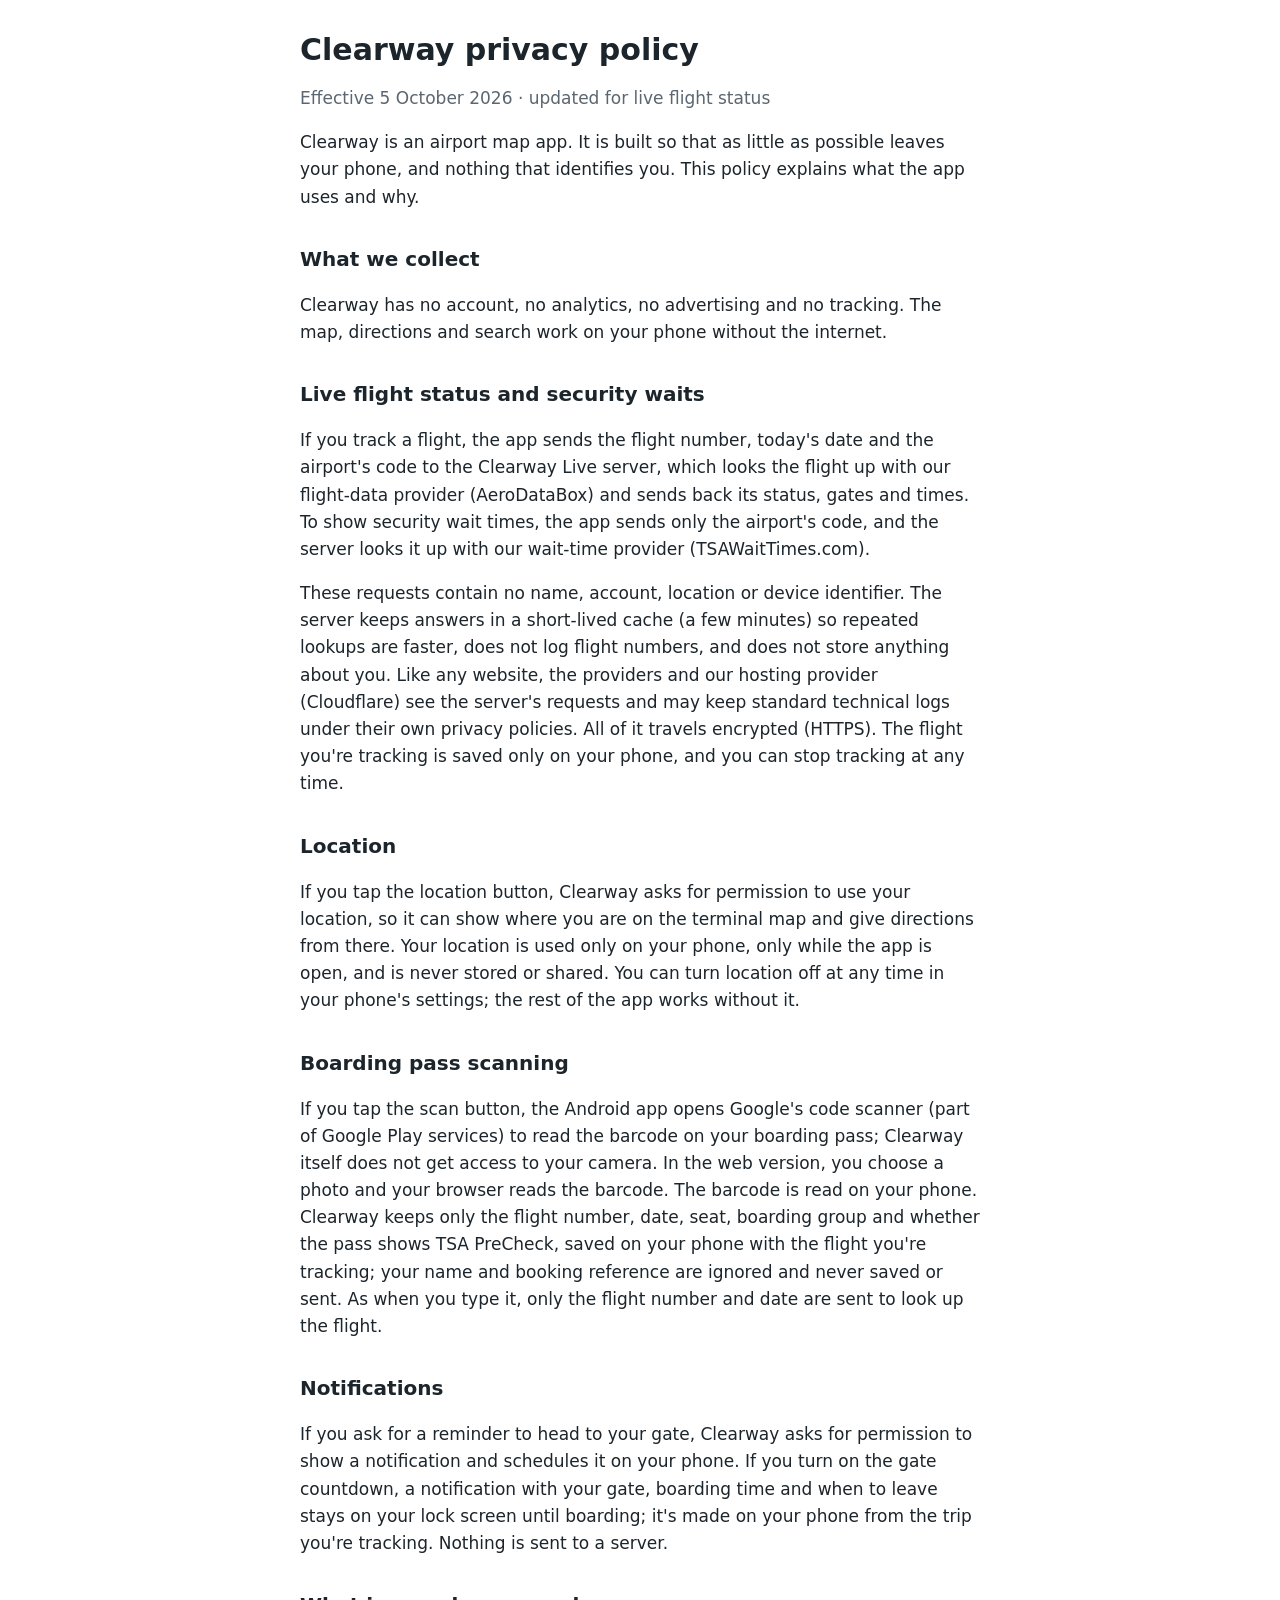
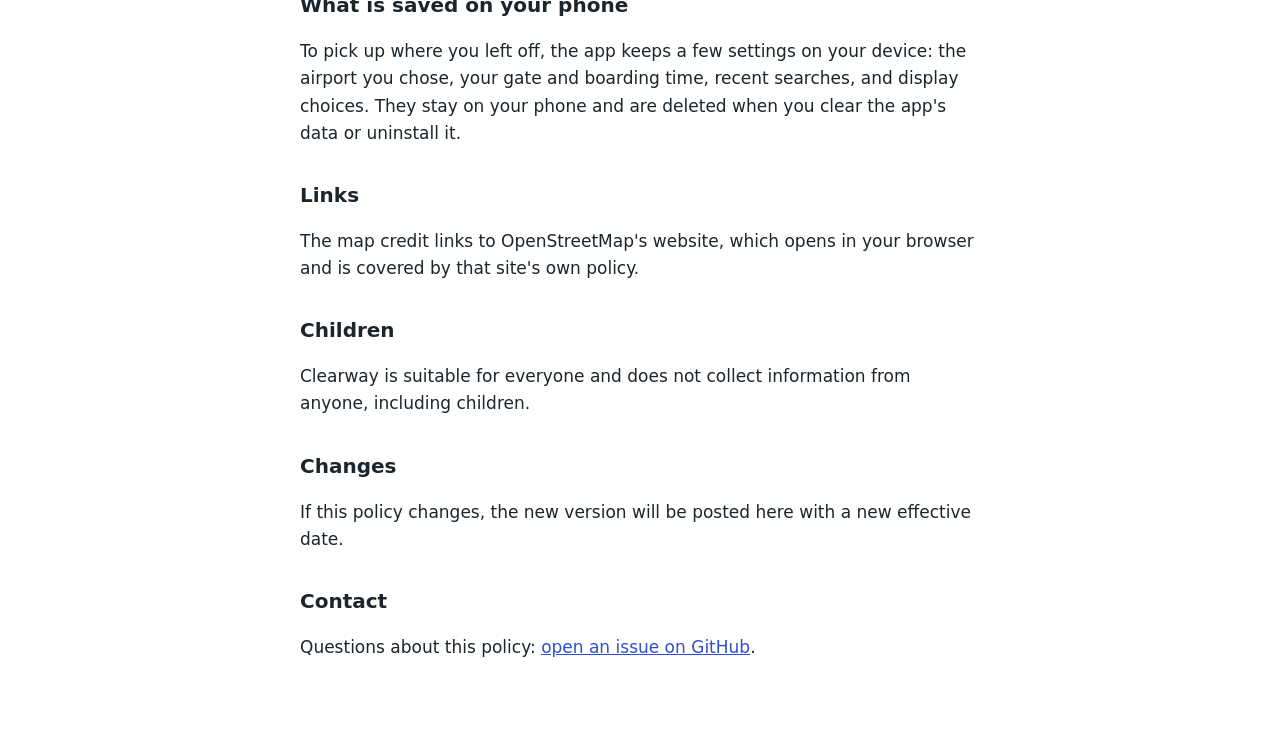
<file: privacy.html>
<!doctype html>
<html lang="en">
<head>
<meta charset="utf-8">
<meta name="viewport" content="width=device-width, initial-scale=1">
<title>Clearway privacy policy</title>
<style>
  :root { --bg: #ffffff; --fg: #1c252b; --muted: #5b6670; --accent: #2f50d0; }
  @media (prefers-color-scheme: dark) { :root { --bg: #14171c; --fg: #e8ebef; --muted: #9aa3ad; --accent: #8ea6ff; } }
  body { margin: 0; background: var(--bg); color: var(--fg); font: 17px/1.6 system-ui, -apple-system, Segoe UI, Roboto, sans-serif; }
  main { max-width: 680px; margin: 0 auto; padding: 32px 16px 64px; }
  h1 { font-size: 30px; line-height: 1.2; margin: 0 0 4px; }
  h2 { font-size: 20px; margin: 32px 0 8px; }
  p, li { color: var(--fg); } .muted { color: var(--muted); } a { color: var(--accent); }
</style>
</head>
<body>
<main>
<h1>Clearway privacy policy</h1>
<p class="muted">Effective 5 October 2026 · updated for live flight status</p>

<p>Clearway is an airport map app. It is built so that as little as possible leaves your phone, and nothing that identifies you. This policy explains what the app uses and why.</p>

<h2>What we collect</h2>
<p>Clearway has no account, no analytics, no advertising and no tracking. The map, directions and search work on your phone without the internet.</p>

<h2>Live flight status and security waits</h2>
<p>If you track a flight, the app sends the flight number, today's date and the airport's code to the Clearway Live server, which looks the flight up with our flight-data provider (AeroDataBox) and sends back its status, gates and times. To show security wait times, the app sends only the airport's code, and the server looks it up with our wait-time provider (TSAWaitTimes.com).</p>
<p>These requests contain no name, account, location or device identifier. The server keeps answers in a short-lived cache (a few minutes) so repeated lookups are faster, does not log flight numbers, and does not store anything about you. Like any website, the providers and our hosting provider (Cloudflare) see the server's requests and may keep standard technical logs under their own privacy policies. All of it travels encrypted (HTTPS). The flight you're tracking is saved only on your phone, and you can stop tracking at any time.</p>

<h2>Location</h2>
<p>If you tap the location button, Clearway asks for permission to use your location, so it can show where you are on the terminal map and give directions from there. Your location is used only on your phone, only while the app is open, and is never stored or shared. You can turn location off at any time in your phone's settings; the rest of the app works without it.</p>

<h2>Boarding pass scanning</h2>
<p>If you tap the scan button, the Android app opens Google's code scanner (part of Google Play services) to read the barcode on your boarding pass; Clearway itself does not get access to your camera. In the web version, you choose a photo and your browser reads the barcode. The barcode is read on your phone. Clearway keeps only the flight number, date, seat, boarding group and whether the pass shows TSA PreCheck, saved on your phone with the flight you're tracking; your name and booking reference are ignored and never saved or sent. As when you type it, only the flight number and date are sent to look up the flight.</p>

<h2>Notifications</h2>
<p>If you ask for a reminder to head to your gate, Clearway asks for permission to show a notification and schedules it on your phone. If you turn on the gate countdown, a notification with your gate, boarding time and when to leave stays on your lock screen until boarding; it's made on your phone from the trip you're tracking. Nothing is sent to a server.</p>

<h2>What is saved on your phone</h2>
<p>To pick up where you left off, the app keeps a few settings on your device: the airport you chose, your gate and boarding time, recent searches, and display choices. They stay on your phone and are deleted when you clear the app's data or uninstall it.</p>

<h2>Links</h2>
<p>The map credit links to OpenStreetMap's website, which opens in your browser and is covered by that site's own policy.</p>

<h2>Children</h2>
<p>Clearway is suitable for everyone and does not collect information from anyone, including children.</p>

<h2>Changes</h2>
<p>If this policy changes, the new version will be posted here with a new effective date.</p>

<h2>Contact</h2>
<p>Questions about this policy: <a href="https://github.com/EncycloAcid/ClearMap/issues">open an issue on GitHub</a>.</p>
</main>
</body>
</html>
</file>
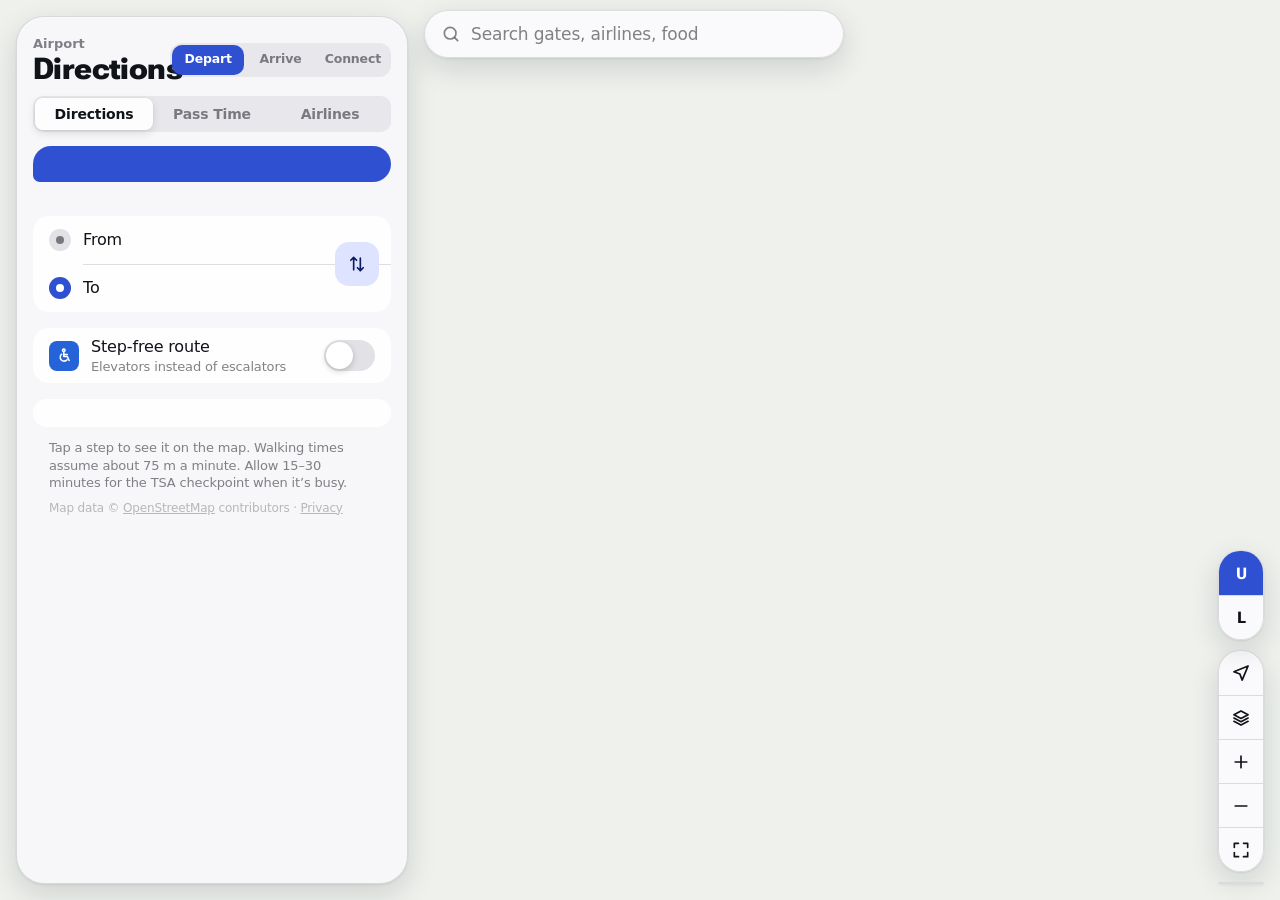
<file: src/shell.html>
<!doctype html>
<html lang="en">
<head>
<meta charset="utf-8">
<meta name="viewport" content="width=device-width, initial-scale=1, viewport-fit=cover">
<title>Clearway</title>
<link rel="preconnect" href="https://fonts.googleapis.com">
<link rel="preconnect" href="https://fonts.gstatic.com" crossorigin>
<link rel="stylesheet" href="https://fonts.googleapis.com/css2?family=Roboto+Flex:opsz,wdth,wght@8..144,25..151,100..1000&display=swap">
<style>
/* Layout: full-bleed map; floating glass search + control capsules; iOS-style draggable sheet (left sidebar on wide screens). */
:root {
  /* iOS system surfaces */
  --map: #eef1ec; --corridor: #e2e8f2; --stairs: #95a1b2; --grass: #d4e9cb; --wood: #c2ddb7; --water: #b3d3f3; --apron-pave: #e5e7eb; --taxi: #dadde3; --taxi-line: #e6c14a; --runway: #c6cad2; --runway-mark: #ffffff; --road-case: #d3d8de; --road-fill: #ffffff; --mway-case: #e8c574; --mway-fill: #fdeab4; --rail: #aeb6c0; --lot: #e8eaee; --other-bldg: #dfe2e7; --term-closed: #ebecef; --map-grid: #e2e6eb; --bldg: #ffffff; --bldg-edge: #bfc8d4; --road: #d6dce3; --walk: #d3d9e0; --bldg-shadow: rgba(30, 45, 80, .2); --plane: #c9d0d9; --bridge: #c3ccd6; --garage: #dde1e7; --con-tint: .13;
  --hall-up: #dcf1eb; --hall-up-edge: #86c6b4; --hall-up-text: #2f8a74; --hall-lo: #fbefd8; --hall-lo-edge: #e2ba6c; --hall-lo-text: #a8761c; --curb: #eceef2; --zebra: #ffffff; --glass: #8fb6e6; --counter: #5d6b85; --carousel: #d5dbe6; --carousel-belt: #7d8799; --door: #2f50d0;
  --glass: rgba(250, 250, 252, .96); --sheet-bg: #f7f7fa; --glass-hi: rgba(255, 255, 255, .55); --hairline: rgba(60, 60, 67, .16);
  --card: rgba(255, 255, 255, .92); --solid: #fbfbfd; --fill: rgba(118, 118, 128, .12); --fill-2: rgba(118, 118, 128, .2);
  --label: #101318; --label-2: rgba(60, 60, 67, .64); --label-3: rgba(60, 60, 67, .34);
  --shadow: 0 10px 30px rgba(16, 24, 40, .14), 0 1px 3px rgba(16, 24, 40, .08);
  /* Material 3 tonal roles (seed: Clearway blue, the app icon's #2F50D0) */
  --primary: #2f50d0; --on-primary: #ffffff; --primary-c: #dee3ff; --on-primary-c: #0c1a66;
  --tertiary-c: #ffe07d; --on-tertiary-c: #3b2c00;
  --brand: #2f50d0; --on-brand: #ffffff;
  --route: #2f50d0; --route-case: #ffffff;
  --closed-fill: #c9ced6; --closed-ink: #f4f5f7;
  --p-terminal: #2b3340; --p-bags: #2a72c9; --p-transit: #d42a32; --p-ground: #4a5568;
  /* Concourse identity: A circle, B clover, C cookie */
  --conA: #64798a; --conB: #2563d8; --conC: #7a4cd6;
  --c-food: #ec7a1c; --c-coffee: #a0663e; --c-bar: #d23f86; --c-shop: #e5383b; --c-play: #2fa84f; --c-service: #11998e; --c-rest: #4a6cff;
  --ok: #1d8a4a; --warn: #a86400; --no: #c4352f;
  --font-display: "Roboto Flex", "Google Sans", Roboto, system-ui, sans-serif;
  --font-text: -apple-system, BlinkMacSystemFont, "SF Pro Text", system-ui, "Roboto Flex", Roboto, "Segoe UI", sans-serif;
  --spring: cubic-bezier(.2, 1.35, .35, 1);
  --spring-slow: cubic-bezier(.25, 1.15, .4, 1);
  --safe-top: var(--sat, env(safe-area-inset-top, 0px));
  --safe-bottom: var(--sab, env(safe-area-inset-bottom, 0px));
  --safe-left: var(--sal, env(safe-area-inset-left, 0px));
  --safe-right: var(--sar, env(safe-area-inset-right, 0px));
  color-scheme: light;
}
@supports (transition-timing-function: linear(0, 1)) {
  :root {
    --spring: linear(0, .013 1%, .053 2.1%, .212 4.6%, .742 11.6%, .95 15%, 1.054 18.6%, 1.104 22.3%, 1.112 24.6%, 1.1 27.4%, 1.034 34.6%, .998 41.2%, .989 46.9%, .996 59.5%, 1.001 72.5%, 1);
    --spring-slow: linear(0, .009 1.4%, .037 2.9%, .146 6%, .53 14.1%, .793 20.5%, .953 26.9%, 1.033 33.3%, 1.059 38.9%, 1.054 44.6%, 1.012 58.3%, .997 72%, 1);
  }
}
@media (prefers-color-scheme: dark) {
  :root:not([data-theme="light"]) {
    --map: #111513; --corridor: #3d4656; --stairs: #7a8696; --grass: #172519; --wood: #1a2b1d; --water: #12263b; --apron-pave: #181b20; --taxi: #20242a; --taxi-line: #8a7323; --runway: #2a2f37; --runway-mark: #575e69; --road-case: #22272e; --road-fill: #2d333b; --mway-case: #4d4024; --mway-fill: #5e5030; --rail: #3f4650; --lot: #1b1f24; --other-bldg: #22262d; --term-closed: #1e2228; --map-grid: #1a1e24; --bldg: #2f3540; --bldg-edge: #4a5262; --road: #2a3038; --walk: #3a424d; --bldg-shadow: rgba(0, 0, 0, .55); --plane: #2c333d; --bridge: #434c59; --garage: #1c2026; --con-tint: .2; --hall-up: #1d3833; --hall-up-edge: #3b7768; --hall-up-text: #79c2ae; --hall-lo: #3a3021; --hall-lo-edge: #7d6535; --hall-lo-text: #d4a656; --curb: #2a2f37; --zebra: #8e97a5; --glass: #4f74a8; --counter: #9aa7c0; --carousel: #3a4458; --carousel-belt: #8d97ab; --door: #7d97ff;
    --glass: rgba(34, 34, 38, .95); --sheet-bg: #1d1d21; --glass-hi: rgba(255, 255, 255, .07); --hairline: rgba(84, 84, 88, .55);
    --card: rgba(44, 44, 48, .88); --solid: #242428; --fill: rgba(118, 118, 128, .24); --fill-2: rgba(118, 118, 128, .34);
    --label: #f3f4f8; --label-2: rgba(235, 235, 245, .62); --label-3: rgba(235, 235, 245, .3);
    --shadow: 0 10px 30px rgba(0, 0, 0, .5), 0 1px 3px rgba(0, 0, 0, .4);
    --primary: #a9b8ff; --on-primary: #0f1f6e; --primary-c: #24358c; --on-primary-c: #e0e5ff;
    --tertiary-c: #5a4600; --on-tertiary-c: #ffe07d;
    --brand: #3c5ee6; --on-brand: #ffffff;
    --route: #5b7cff; --route-case: #0c0f13;
  --closed-fill: #4a505a; --closed-ink: #9aa1ac; --p-terminal: #d9dee6; --p-bags: #4a8fe0; --p-transit: #e5484f; --p-ground: #7a8699;
    --closed-fill: #4a505a; --closed-ink: #9aa1ac; --p-terminal: #d9dee6; --p-bags: #4a8fe0; --p-transit: #e5484f; --p-ground: #7a8699;
    --conA: #93a6b4; --conB: #5f97f2; --conC: #a989ee;
    --c-food: #ff9a45; --c-coffee: #c98d63; --c-bar: #f06aa9; --c-shop: #ff6366; --c-play: #4fd07a; --c-service: #33c2b6; --c-rest: #7f99ff;
    --ok: #4fd07a; --warn: #f0b04a; --no: #ff6b63;
    color-scheme: dark;
  }
}
:root[data-theme="dark"] {
  --map: #111513; --corridor: #3d4656; --stairs: #7a8696; --grass: #172519; --wood: #1a2b1d; --water: #12263b; --apron-pave: #181b20; --taxi: #20242a; --taxi-line: #8a7323; --runway: #2a2f37; --runway-mark: #575e69; --road-case: #22272e; --road-fill: #2d333b; --mway-case: #4d4024; --mway-fill: #5e5030; --rail: #3f4650; --lot: #1b1f24; --other-bldg: #22262d; --term-closed: #1e2228; --map-grid: #1a1e24; --bldg: #2f3540; --bldg-edge: #4a5262; --road: #2a3038; --walk: #3a424d; --bldg-shadow: rgba(0, 0, 0, .55); --plane: #2c333d; --bridge: #434c59; --garage: #1c2026; --con-tint: .2; --hall-up: #1d3833; --hall-up-edge: #3b7768; --hall-up-text: #79c2ae; --hall-lo: #3a3021; --hall-lo-edge: #7d6535; --hall-lo-text: #d4a656; --curb: #2a2f37; --zebra: #8e97a5; --glass: #4f74a8; --counter: #9aa7c0; --carousel: #3a4458; --carousel-belt: #8d97ab; --door: #7d97ff;
  --glass: rgba(34, 34, 38, .95); --sheet-bg: #1d1d21; --glass-hi: rgba(255, 255, 255, .07); --hairline: rgba(84, 84, 88, .55);
  --card: rgba(44, 44, 48, .88); --solid: #242428; --fill: rgba(118, 118, 128, .24); --fill-2: rgba(118, 118, 128, .34);
  --label: #f3f4f8; --label-2: rgba(235, 235, 245, .62); --label-3: rgba(235, 235, 245, .3);
  --shadow: 0 10px 30px rgba(0, 0, 0, .5), 0 1px 3px rgba(0, 0, 0, .4);
  --primary: #a9b8ff; --on-primary: #0f1f6e; --primary-c: #24358c; --on-primary-c: #e0e5ff;
  --tertiary-c: #5a4600; --on-tertiary-c: #ffe07d;
  --brand: #3c5ee6; --on-brand: #ffffff;
    --route: #5b7cff; --route-case: #0c0f13;
  --closed-fill: #4a505a; --closed-ink: #9aa1ac; --p-terminal: #d9dee6; --p-bags: #4a8fe0; --p-transit: #e5484f; --p-ground: #7a8699;
  --conA: #93a6b4; --conB: #5f97f2; --conC: #a989ee;
  --c-food: #ff9a45; --c-coffee: #c98d63; --c-bar: #f06aa9; --c-shop: #ff6366; --c-play: #4fd07a; --c-service: #33c2b6; --c-rest: #7f99ff;
  --ok: #4fd07a; --warn: #f0b04a; --no: #ff6b63;
  color-scheme: dark;
}

* { box-sizing: border-box; -webkit-tap-highlight-color: transparent; }
[hidden] { display: none !important; }
html, body { height: 100%; }
body {
  margin: 0; overflow: hidden; -webkit-user-select: none; user-select: none; -webkit-touch-callout: none; background: var(--map); color: var(--label);
  font: 16px/1.35 var(--font-text); letter-spacing: -.01em;
  -webkit-font-smoothing: antialiased;
}
button, input, select { font: inherit; color: inherit; letter-spacing: inherit; }
input, select { -webkit-user-select: text; user-select: text; }
button { cursor: pointer; }
:focus-visible { outline: 3px solid var(--primary); outline-offset: 2px; }
.ico { width: 20px; height: 20px; fill: none; stroke: currentColor; stroke-width: 2; stroke-linecap: round; stroke-linejoin: round; flex: none; }
.glass {
  background: var(--glass);
  box-shadow: var(--shadow), inset 0 1px 0 var(--glass-hi);
  border: .5px solid var(--hairline);
}

/* ---------- Map ---------- */
#stage { position: fixed; inset: 0; overflow: hidden; touch-action: none; user-select: none; -webkit-user-select: none; }
#base, #baseFade, svg#map { position: absolute; inset: 0; width: 100%; height: 100%; display: block; }
#baseFade { pointer-events: none; opacity: 0; }
#baseFade.out { animation: floor-fade .32s ease-out both; }
@keyframes floor-fade { from { opacity: 1; } to { opacity: 0; } }
/* markers from the floor you've left fade back in on the new one */
#map.floor-in .mk, #map.floor-in .route, #map.floor-in .route-case { animation: mk-in .35s ease-out both; }
svg#map { overflow: visible; transform-origin: 0 0; will-change: transform; touch-action: none; }
#map .zs { transform-origin: 0 0; scale: var(--zs, 1); rotate: var(--zr, 0deg); }
#map .zs-s { transform-origin: 0 0; scale: var(--zs, 1); }
.apron { fill: none; pointer-events: all; }
.grid-line { stroke: var(--map-grid); }
.bldg { fill: var(--bldg); stroke: var(--bldg-edge); }
.bldg-stroke { stroke: var(--bldg-edge); fill: none; }
.bldg-fill { stroke: var(--bldg); fill: none; }
.road { stroke: var(--road); fill: none; }
.bm-grass { fill: var(--grass); } .bm-wood { fill: var(--wood); } .bm-water { fill: var(--water); }
.bm-apron { fill: var(--apron-pave); } .bm-lot { fill: var(--lot); }
.bm-ramp { fill: var(--apron-pave); fill-rule: evenodd; }
.bm-taxi { fill: none; stroke: var(--taxi); }
.bm-runway { fill: none; stroke: var(--runway); }
.bm-taxi-line { fill: none; stroke: var(--taxi-line); stroke-width: 1.1px; }
.bm-road-case { fill: none; stroke: var(--road-case); } .bm-road { fill: none; stroke: var(--road-fill); }
.bm-mway-case { fill: none; stroke: var(--mway-case); } .bm-mway { fill: none; stroke: var(--mway-fill); }
.bm-rail { fill: none; stroke: var(--rail); stroke-dasharray: 6 4; }
.bm-bldg { fill: var(--other-bldg); stroke: var(--bldg-edge); stroke-width: .6; }
.bm-garage { fill: var(--garage); stroke: var(--bldg-edge); stroke-width: .8; }
.bm-term { fill: var(--bldg); stroke: var(--bldg-edge); stroke-width: 1; stroke-linejoin: round; }
.bm-term.con-fill.A { fill: var(--bldg); fill: color-mix(in srgb, var(--conA) 9%, var(--bldg)); stroke: var(--bldg-edge); }
.bm-term.con-fill.B { fill: var(--bldg); fill: color-mix(in srgb, var(--conB) 8%, var(--bldg)); stroke: var(--bldg-edge); }
.bm-term.con-fill.C { fill: var(--bldg); fill: color-mix(in srgb, var(--conC) 8%, var(--bldg)); stroke: var(--bldg-edge); }
.bm-term-closed { fill: var(--term-closed); stroke: var(--bldg-edge); stroke-width: .8; stroke-dasharray: 3 2; }
.bridge { fill: none; }
.bldg-shadow path, .bldg-shadow circle { fill: var(--bldg-shadow); }
.bldg-shadow polyline { stroke: var(--bldg-shadow); fill: none; }
.con-fill.A { stroke: var(--bldg); stroke: color-mix(in srgb, var(--conA) 9%, var(--bldg)); }
.con-fill.B { stroke: var(--bldg); stroke: color-mix(in srgb, var(--conB) 8%, var(--bldg)); }
.con-fill.C { stroke: var(--bldg); stroke: color-mix(in srgb, var(--conC) 8%, var(--bldg)); }
.rot-fill { fill: var(--bldg); fill: color-mix(in srgb, var(--conC) 8%, var(--bldg)); }
.bridge { stroke: var(--bridge); }
.plane { fill: var(--plane); }
.garage { fill: var(--garage); stroke: var(--road); stroke-width: 1; }
/* where a route starts: an open ring, so it can't be mistaken for your (solid) location dot */
.route-start circle { fill: var(--route-case); stroke: var(--route); stroke-width: 2.2; }
.route-start .core { display: none; }
.route-endpt circle { fill: var(--route); stroke: var(--route-case); stroke-width: 2.4; }
.route-endpt .core { fill: var(--route-case); stroke: none; }
.eta rect, .eta path { fill: var(--route); }
.eta text { font: 800 9px var(--font-display); font-variation-settings: "wdth" 108; fill: #fff; text-anchor: middle; dominant-baseline: central; }
.pin-shadow { fill: rgba(0, 0, 0, .28); }
.pin-label { font: 750 5.4px var(--font-display); font-variation-settings: "wdth" 105; fill: var(--label); text-anchor: middle; paint-order: stroke; stroke: var(--map); stroke-width: 2.6px; stroke-linejoin: round; text-rendering: geometricPrecision; }
.pin.drop .pin-label { animation: pin-shadow .5s .15s ease-out both; }
/* the pin replaces the selected place's own marker */
#map g.mk.amen.sel, #map g.mk.place.sel { opacity: 0 !important; }
.mk .drop { fill: rgba(20, 30, 50, .22); }
.pin-body { stroke: var(--bldg); stroke-width: 1.6; fill: var(--label); }
.pin[data-cat="food"] .pin-body { fill: var(--c-food); } .pin[data-cat="coffee"] .pin-body { fill: var(--c-coffee); }
.pin[data-cat="bar"] .pin-body { fill: var(--c-bar); } .pin[data-cat="shop"] .pin-body { fill: var(--c-shop); }
.pin[data-cat="play"] .pin-body { fill: var(--c-play); } .pin[data-cat="service"] .pin-body { fill: var(--c-service); }
.pin[data-cat="rest"] .pin-body { fill: var(--c-rest); }
.pin-ico { fill: none; stroke: #fff; stroke-width: 2.3; stroke-linecap: round; stroke-linejoin: round; color: #fff; }
.pin[data-cat="place"] .pin-ico { stroke: var(--map); color: var(--map); }
.pin[data-pk="terminal"] .pin-body { fill: var(--p-terminal); } .pin[data-pk="bags"] .pin-body { fill: var(--p-bags); }
.pin[data-pk="transit"] .pin-body { fill: var(--p-transit); } .pin[data-pk="ground"] .pin-body { fill: var(--p-ground); }
.pin[data-pk="bags"] .pin-ico, .pin[data-pk="transit"] .pin-ico, .pin[data-pk="ground"] .pin-ico { stroke: #fff; color: #fff; }
.pin-inner { transform-box: fill-box; transform-origin: 50% 100%; }
.pin.drop .pin-inner { animation: pin-drop .6s var(--spring) both; }
.pin.drop .pin-shadow { animation: pin-shadow .6s ease-out both; }
@keyframes pin-drop { from { transform: translateY(-14px) scale(.35); opacity: 0; } }
@keyframes pin-shadow { from { opacity: 0; } }
#map .amen.sel .pop, #map .place.sel .pop { transform: scale(.75); }
@media (hover: hover) { #map .mk:hover .pop { transform: scale(1.3); } }
.walk { stroke: var(--walk); fill: none; stroke-dasharray: 2 3; }
.area-lbl[data-off] { display: none; }
/* baggage carousels: a disc with the carousel's number; yours (from flight tracking or arrivals) lights up */
.gate-chip.car-chip { background: var(--fill-2); color: var(--label); }
#map .mk.carousel .sym { fill: var(--solid); stroke: var(--carousel-belt); stroke-width: 1.1; }
#map .mk.carousel .num { font: 750 6px var(--font-display); fill: var(--label); text-anchor: middle; dominant-baseline: central; }
#map .mk.carousel.mine .sym { fill: var(--route); stroke: var(--route); }
#map .mk.carousel.mine .num { fill: #fff; }
/* labels scale with the map: without this Chrome re-lays out every label on each frame of a pinch */
#map text { text-rendering: geometricPrecision; }
.map-lbl { font: 650 8.5px var(--font-display); fill: var(--label-2); letter-spacing: .08em; text-transform: uppercase; }
.con-letter { font: 800 14px var(--font-display); font-variation-settings: "wdth" 110; fill: #fff; text-anchor: middle; dominant-baseline: central; pointer-events: none; }
.con-shape.A, .gate.A .pill { fill: var(--conA); }
.con-shape.B, .gate.B .pill { fill: var(--conB); }
.con-shape.C, .gate.C .pill { fill: var(--conC); }
.mk { cursor: pointer; }
.mk .pop { transition: transform .45s var(--spring); transform-box: fill-box; transform-origin: center; }
.mk.sel .pop { transform: scale(1.55); }
.gate .pill { stroke: var(--bldg); stroke-width: 1; }
.gate .drop { fill: rgba(20, 30, 50, .22); }
.gate .stem { display: none; fill: var(--bldg); }
.gate.A .stem { fill: var(--conA); } .gate.B .stem { fill: var(--conB); } .gate.C .stem { fill: var(--conC); }
/* selected or destination gate: a bigger pill on a stem whose tip marks the gate */
#map .gate.sel .stem, #map .gate.dest .stem { display: block; }
#map .gate.sel .pop, #map .gate.dest .pop { transform: translate(0, -13px) scale(1.45); }
#map .gate.sel .drop, #map .gate.dest .drop { fill: rgba(20, 30, 50, .3); }
#map .gate.dest { opacity: 1 !important; }
#map.gate-end .route-endpt, #map.gate-start .route-start, #map.me-start .route-start, #map.me-end .route-endpt { display: none; }
.gate[data-dot] .pop { transform: scale(.42); }
.gate[data-dot] text { opacity: 0; }
.gate[data-dot] .pill { x: -5.5px; width: 11px; }
.gate[data-dot="hide"] { opacity: 0 !important; pointer-events: none; }
.gate text { transition: opacity .2s; }
.gate text { font: 700 6.6px var(--font-display); font-variation-settings: "wdth" 85; fill: #fff; text-anchor: middle; dominant-baseline: central; pointer-events: none; }
.amen .sym { stroke: var(--bldg); stroke-width: 1.2; }
.amen text, .place text { font: 600 5.6px var(--font-text); fill: var(--label); paint-order: stroke; stroke: var(--map); stroke-width: 2.2px; stroke-linejoin: round; pointer-events: none; }
.amen text, .place text { display: none; }
#map .mk[data-lbl] text { display: block; }
.place .sym { fill: var(--p-terminal); stroke: var(--bldg); stroke-width: 1.2; }
.place[data-pk="bags"] .sym { fill: var(--p-bags); } .place[data-pk="transit"] .sym { fill: var(--p-transit); } .place[data-pk="ground"] .sym { fill: var(--p-ground); }
.place:not([data-pk="terminal"]) .glyph { stroke: #fff; }
.place text { font-weight: 700; font-size: 6.2px; }
[data-cat="food"] .sym { fill: var(--c-food); } [data-cat="coffee"] .sym { fill: var(--c-coffee); }
[data-cat="bar"] .sym { fill: var(--c-bar); } [data-cat="shop"] .sym { fill: var(--c-shop); }
[data-cat="play"] .sym { fill: var(--c-play); } [data-cat="service"] .sym { fill: var(--c-service); }
[data-cat="rest"] .sym { fill: var(--c-rest); }
#map.hide-food .amen[data-cat="food"], #map.hide-coffee .amen[data-cat="coffee"], #map.hide-bar .amen[data-cat="bar"],
#map.hide-shop .amen[data-cat="shop"], #map.hide-play .amen[data-cat="play"], #map.hide-service .amen[data-cat="service"],
#map.hide-rest .amen[data-cat="rest"] { display: none; }
#map .mk { transition: opacity .3s ease; }
/* a route softens other places a little; gates stay crisp, and zoomed in everything is full strength */
#map.focusing .amen:not(.hl), #map.focusing .place:not(.hl) { opacity: .5; }
#map.focusing[data-z="3"] .mk { opacity: 1; }
.mk .sz { transform-box: fill-box; transform-origin: center; transition: transform .3s var(--spring); }
#map[data-z="1"] .amen .sz { transform: scale(.62); }
#map .amen[data-off] { display: none; }
#map .amen.closed .sym { fill: var(--closed-fill) !important; }
#map .amen.closed .glyph { stroke: var(--closed-ink); }
#map .amen.closed .drop { opacity: .4; }
#map[data-z="1"] .glyph { display: none; }
#map[data-z="1"] .place .glyph { display: block; }
.glyph { fill: none; stroke: #fff; stroke-width: 2.6; stroke-linecap: round; stroke-linejoin: round; pointer-events: none; }
.place .glyph { stroke: var(--map); }
#map .mk.sel { opacity: 1 !important; }
#map .mk.sel text { font-size: 7.4px; font-weight: 750; }
#map .gate text { display: block !important; }
#map .gate.sel text { font-size: 6.6px; }
.route-case { stroke: var(--route-case); fill: none; stroke-linecap: round; stroke-linejoin: round; stroke-dasharray: 0 11; }
.route { stroke: var(--route); fill: none; stroke-linecap: round; stroke-linejoin: round; stroke-dasharray: 0 11; }
/* the preview walker that travels the route: a small white bead on the line, never a second "you" */
.puck-halo { display: none; }
.puck { fill: var(--route-case); stroke: var(--route); stroke-width: 2; }
#map.me-start .puck { display: none; }

/* ---------- Top bar ---------- */
.topbar {
  position: fixed; z-index: 5; top: calc(var(--safe-top) + 10px);
  left: calc(var(--safe-left) + 16px); right: calc(var(--safe-right) + 16px);
  display: flex; flex-direction: column; gap: 10px; pointer-events: none;
}
.topbar > * { pointer-events: auto; }
.search { position: relative; z-index: 2; display: flex; align-items: center; gap: 8px; height: 48px; padding: 0 8px 0 16px; border-radius: 24px; }
.search > .ico { color: var(--label-2); }
.search input { flex: 1; min-width: 0; height: 100%; border: 0; background: none; outline: none; font-size: 17px; }
.search input::placeholder { color: var(--label-2); }
.search input::-webkit-search-cancel-button { display: none; }
.search .clear { width: 30px; height: 30px; border-radius: 50%; border: 0; background: var(--fill-2); display: grid; place-items: center; color: var(--label-2); }
.search .clear .ico { width: 14px; height: 14px; stroke-width: 2.6; color: var(--label); }
.results { position: absolute; top: 56px; left: 0; right: 0; border-radius: 22px; overflow: hidden auto; max-height: min(420px, 60vh); padding: 6px 0; background: var(--solid); box-shadow: var(--shadow); border: .5px solid var(--hairline); }
.results button { display: grid; grid-template-columns: 32px 1fr; gap: 12px; align-items: center; width: 100%; text-align: left; padding: 8px 16px; background: none; border: 0; }
.results button.active, .results button:hover { background: var(--fill); }
.results .k { display: block; font-size: 13px; color: var(--label-2); }
.results .empty { padding: 12px 16px; color: var(--label-2); }
.results .k b { color: var(--label); font-weight: 650; }
.results .hint { padding: 2px 16px 8px; font-size: 13px; color: var(--label-2); }
.results .sec { padding: 10px 16px 4px; font-size: 13px; font-weight: 600; color: var(--label-2); }
.results mark { background: none; color: inherit; font-weight: 750; }
.results .airline-row { display: flex; gap: 8px; overflow-x: auto; scrollbar-width: none; padding: 4px 16px 10px; }
.results .airline-row::-webkit-scrollbar { display: none; }
.results .airline-row button {
  display: inline-flex; width: auto; flex: none; gap: 6px; padding: 6px 12px 6px 6px; border-radius: 18px;
  background: var(--fill); font-size: 14px; font-weight: 600; align-items: center;
}
.results .airline-row .badge { width: 24px; height: 24px; }
.chips {
  display: flex; gap: 8px; overflow-x: auto; scrollbar-width: none; margin: 0 -16px; padding: 2px 16px 6px;
  -webkit-mask-image: linear-gradient(90deg, transparent, #000 14px, #000 calc(100% - 22px), transparent);
  mask-image: linear-gradient(90deg, transparent, #000 14px, #000 calc(100% - 22px), transparent);
}
.chips::-webkit-scrollbar { display: none; }
.chip {
  flex: none; display: inline-flex; align-items: center; gap: 6px; height: 34px; padding: 0 14px 0 8px; border-radius: 17px;
  font-size: 14px; font-weight: 600; border: .5px solid var(--hairline); background: var(--card); box-shadow: 0 2px 8px rgba(16, 24, 40, .1);
  transition: border-radius .4s var(--spring), background-color .2s, transform .35s var(--spring);
}
.chip:active { transform: scale(.94); }
.chip .tile { width: 22px; height: 22px; border-radius: 11px; display: grid; place-items: center; color: #fff; transition: border-radius .4s var(--spring); }
.chip .tile .ico { width: 13px; height: 13px; stroke-width: 2.4; }
.chip[aria-pressed="true"] { border-radius: 11px; }
.chip[aria-pressed="true"] .tile { border-radius: 7px; }
.chip[aria-pressed="false"] { color: var(--label-2); }
.chip[aria-pressed="false"] .tile { background: var(--fill-2) !important; color: var(--label-2); }

/* ---------- Popovers: spring in from where they're anchored, quick fade out ---------- */
.results, .layers, .ap-menu, .toast-bar { animation: pop-in .42s var(--spring) both; }
.results { transform-origin: 50% 0; }
.layers { transform-origin: calc(100% + 30px) 22px; }
.ap-menu { transform-origin: 40px 0; }
.toast-bar { transform-origin: 50% 0; }
.leaving { animation: pop-out .16s ease-in both !important; pointer-events: none; }
@keyframes pop-in { from { opacity: 0; transform: scale(.9) translateY(-6px); } }
@keyframes pop-out { to { opacity: 0; transform: scale(.96) translateY(-4px); } }
.layers button, .results.fresh > button, .ap-menu button { animation: row-in .38s var(--spring-slow) both; animation-delay: calc(var(--n, 0) * 22ms); }
@keyframes row-in { from { opacity: 0; transform: translateY(-5px); } }
/* map markers ease in when a layer is switched back on */
#map .amen { animation: mk-in .35s var(--spring) both; }   /* (opacity only: a transform-origin here would pull every icon sideways by its label) */
@keyframes mk-in { from { opacity: 0; } }
/* numbers that change give a small nudge */
.bump { animation: bump .45s var(--spring); }
@keyframes bump { 30% { transform: scale(1.08); } }

/* while searching, the results sit above the sheet */
.topbar:focus-within { z-index: 8; }

/* ---------- Navigation (Go) ---------- */
.hero .go { grid-column: 1 / -1; margin-top: 12px; height: 48px; border: 0; border-radius: 24px; background: #ffffff; color: var(--brand);
  display: flex; align-items: center; justify-content: center; gap: 8px; font: 750 18px var(--font-display); font-variation-settings: "wdth" 110;
  transition: transform .35s var(--spring), border-radius .4s var(--spring); }
.hero .go:active { transform: scale(.97); border-radius: 14px; }
.hero .go .ico { width: 20px; height: 20px; }
body.navigating .topbar, body.navigating .scalebar, body.navigating #layersBtn, body.navigating .controls .cap:last-child { display: none; }
body.navigating .sheet { transform: translateY(110%) !important; transition: transform .45s var(--spring-slow); }
body.navigating .controls { top: auto; bottom: calc(var(--sab, 0px) + 104px); }
.nav-banner { position: fixed; z-index: 7; top: calc(var(--safe-top) + 10px); left: calc(var(--safe-left) + 12px); right: calc(var(--safe-right) + 12px);
  max-width: 520px; margin: 0 auto; border-radius: 26px; background: var(--brand); color: var(--on-brand); box-shadow: 0 10px 30px rgba(0, 0, 0, .22);
  animation: banner-in .5s var(--spring) both; touch-action: pan-y; }
@keyframes banner-in { from { transform: translateY(-30px) scale(.94); opacity: 0; } }
.nb-main { display: grid; grid-template-columns: 56px 1fr; gap: 2px 14px; align-items: center; padding: 16px 18px 6px; }
.nb-main.enter { animation: step-in .4s var(--spring-slow) both; }
.nb-main.back.enter { animation-name: step-back; }
@keyframes step-in { from { opacity: 0; transform: translateX(24px); } }
@keyframes step-back { from { opacity: 0; transform: translateX(-24px); } }
.nb-ico { grid-row: span 3; width: 56px; height: 56px; border-radius: 18px; background: rgba(255, 255, 255, .16); display: grid; place-items: center; }
.nb-ico .ico { width: 34px; height: 34px; stroke-width: 2.4; color: currentColor; }
.nb-ico.left .ico { transform: scaleX(-1); }
.nb-dist { font: 850 30px/1 var(--font-display); font-variation-settings: "wdth" 115; letter-spacing: -.01em; }
.nb-dist small { font-size: 17px; font-weight: 700; opacity: .85; margin-left: 2px; }
.nb-t { font: 750 18px/1.2 var(--font-display); font-variation-settings: "wdth" 105; }
.nb-n { font-size: 14px; line-height: 1.35; opacity: .85; display: -webkit-box; -webkit-line-clamp: 2; -webkit-box-orient: vertical; overflow: hidden; cursor: pointer; }
.nb-n.open { -webkit-line-clamp: unset; }
.nb-steps { display: flex; align-items: center; justify-content: space-between; padding: 0 8px 8px; font: 650 13px var(--font-text); opacity: .9; }
.nb-steps button { width: 40px; height: 34px; border: 0; border-radius: 17px; background: none; color: inherit; display: grid; place-items: center; transition: transform .3s var(--spring), opacity .2s; }
.nb-steps button:active { transform: scale(.85); background: rgba(255, 255, 255, .14); }
.nb-steps button:disabled { opacity: .3; }
#nbPrev .ico { transform: rotate(180deg); }
.nb-steps .ico { width: 18px; height: 18px; stroke-width: 2.6; color: currentColor; }
.nav-banner.arrived { background: var(--ok); }
.nav-bar { position: fixed; z-index: 7; left: calc(var(--safe-left) + 12px); right: calc(var(--safe-right) + 12px); bottom: calc(var(--safe-bottom, 0px) + var(--sab, 0px) + 12px);
  max-width: 520px; margin: 0 auto; display: flex; align-items: center; gap: 12px; padding: 12px 12px 12px 22px; border-radius: 26px; background: var(--solid);
  animation: bar-in .5s var(--spring) both; }
@keyframes bar-in { from { transform: translateY(30px); opacity: 0; } }
.nv-eta { flex: 1; min-width: 0; display: flex; flex-direction: column; }
.nv-eta b { font: 850 24px/1.1 var(--font-display); font-variation-settings: "wdth" 112; }
.nv-eta span { font-size: 14px; color: var(--label-2); }
.nv-end { flex: none; height: 48px; padding: 0 26px; border: 0; border-radius: 24px; background: var(--no); color: #fff; font: 750 17px var(--font-display);
  transition: transform .35s var(--spring); }
.nv-end:active { transform: scale(.95); }
.nav-bar.done .nv-end { background: var(--ok); }
@media (min-width: 760px) { .nav-banner { left: 16px; right: auto; width: 420px; margin: 0; } .nav-bar { left: 16px; right: auto; width: 420px; margin: 0; } }

/* ---------- Airline marks ---------- */
.air-mark { flex: none; display: inline-grid; place-items: center; width: var(--as); height: var(--as); border-radius: calc(var(--as) * .3);
  background: var(--ac); color: var(--ai); font: 850 calc(var(--as) * .4)/1 var(--font-display); font-variation-settings: "wdth" 112; letter-spacing: -.01em;
  box-shadow: inset 0 0 0 .5px rgba(0, 0, 0, .12); }
#airlines .row { gap: 12px; }
.air-tag { display: inline-flex; align-items: center; gap: 8px; padding: 5px 12px 5px 5px; }
.summary .marks { display: inline-flex; gap: 4px; }
.summary .marks::before { display: none; }

/* ---------- Pass the time ---------- */
#ideas { display: flex; flex-direction: column; gap: 22px; }
.free { flex: 1; min-width: 0; padding-left: 4px; font-size: 15px; line-height: 1.3; color: var(--label); }
.free b { display: block; white-space: nowrap; font: 850 24px/1.1 var(--font-display); font-variation-settings: "wdth" 110; color: var(--primary); }
.free small { display: block; margin-top: 2px; font-size: 13px; color: var(--label-2); }
.idea .status { min-width: 58px; text-align: center; font-variant-numeric: tabular-nums; }
.dim .row { opacity: .6; }
.more { display: flex; align-items: center; justify-content: center; gap: 6px; height: 44px; border: 0; border-radius: 22px; background: var(--fill); color: var(--label-2); font-weight: 650; }
.more .ico { width: 14px; height: 14px; transform: rotate(90deg); transition: transform .35s var(--spring); }
.more[aria-expanded="true"] .ico { transform: rotate(-90deg); }

/* ---------- Live: my flight, security waits ---------- */
.flight-form { display: flex; align-items: center; gap: 12px; padding: 10px 12px 10px 16px; }
.flight-form input { flex: 1; min-width: 0; height: 40px; border: 0; border-radius: 12px; padding: 0 12px; background: var(--fill); color: var(--label);
  font: 700 17px var(--font-display); letter-spacing: .02em; text-transform: uppercase; outline: none; }
.flight-form input::placeholder { text-transform: none; letter-spacing: 0; font-weight: 500; color: var(--label-3); }
.flight-form button { flex: none; height: 40px; padding: 0 16px; border: 0; border-radius: 20px; background: var(--brand); color: var(--on-brand); font-weight: 750; }
.flight-form button:disabled { opacity: .45; }
.flight-form button.scan { width: 40px; padding: 0; display: grid; place-items: center; background: var(--fill); color: var(--brand); }
.flight-form button.scan .ico { width: 22px; height: 22px; }
.fc-chips { display: flex; flex-wrap: wrap; gap: 6px; }
.fc-chips span { padding: 3px 10px; border-radius: 12px; background: var(--fill); font: 650 13px var(--font-text); color: var(--label); }
.fc-cd { display: flex; align-items: center; gap: 12px; padding-top: 10px; border-top: .5px solid var(--hairline); }
.fc-cd .grow { flex: 1; min-width: 0; } .fc-cd b { display: block; font-size: 15px; } .fc-cd small { color: var(--label-2); font-size: 13px; }
.flight-msg { padding: 0 16px 12px; margin-top: -4px; font-size: 13px; color: var(--label-2); }
.flight-msg.err { color: var(--no); }
.flight-card { padding: 14px 16px; display: flex; flex-direction: column; gap: 12px; }
.fc-top { display: flex; align-items: center; gap: 12px; }
.fc-top .grow { flex: 1; min-width: 0; }
.fc-top .t { font: 800 18px var(--font-display); font-variation-settings: "wdth" 105; }
.fc-top .s { display: block; font-size: 13px; color: var(--label-2); }
.fc-grid { display: grid; grid-template-columns: repeat(3, minmax(0, 1fr)); gap: 8px; }
.fc-cell { padding: 10px 12px; border-radius: 14px; background: var(--fill); border: 0; text-align: left; color: inherit; font: inherit; }
.fc-cell small { display: block; font-size: 12px; font-weight: 600; color: var(--label-2); }
.fc-cell b { display: block; white-space: nowrap; font: 800 18px/1.25 var(--font-display); font-variation-settings: "wdth" 108; font-variant-numeric: tabular-nums; }
.fc-cell s, .fc-cell em { display: block; font-size: 12px; font-style: normal; color: var(--label-2); }
button.fc-cell { cursor: pointer; transition: transform .3s var(--spring); }
button.fc-cell:active { transform: scale(.96); }
.fc-foot { display: flex; align-items: center; justify-content: space-between; font-size: 12px; color: var(--label-3); }
.fc-foot button { border: 0; background: none; color: var(--primary); font-weight: 650; font-size: 13px; padding: 6px 0; }
.status.info { color: var(--brand); background: color-mix(in srgb, var(--brand) 14%, transparent); }
.wait-chip { display: inline-flex; align-items: center; gap: 4px; }

/* ---------- Airlines tab ---------- */
.gt-walk { margin-left: auto; display: inline-flex; align-items: center; gap: 4px; text-transform: none; letter-spacing: 0; font-weight: 600; }
.gt-walk .ico { width: 14px; height: 14px; }
.air-row { gap: 14px; }
.air-row .air-mark { transition: transform .35s var(--spring), border-radius .4s var(--spring); }
.air-row:active .air-mark { transform: scale(.9); border-radius: 50%; }
.gate-chips { display: flex; flex-wrap: wrap; gap: 8px; }
.gate-chip { min-width: 52px; height: 36px; padding: 0 12px; border: 0; border-radius: 18px; color: #fff; font: 800 15px var(--font-display); font-variation-settings: "wdth" 105;
  background: var(--label-2); transition: transform .3s var(--spring), border-radius .35s var(--spring); }
.gate-chip.A { background: var(--conA); } .gate-chip.B { background: var(--conB); } .gate-chip.C { background: var(--conC); }
.gate-chip:active { transform: scale(.92); border-radius: 10px; }
button.tag { border: 0; color: inherit; font: inherit; font-size: 14px; font-weight: 600; }
.bgroup button .badge { width: 22px; height: 22px; }

/* ---------- Layers menu ---------- */
.layers { position: fixed; z-index: 6; right: calc(var(--safe-right) + 72px); top: calc(var(--safe-top) + 70px); width: min(270px, calc(100% - 104px)); border-radius: 20px; padding: 6px 0; background: var(--solid); }
.layers .lh { padding: 8px 16px 4px; font-size: 13px; font-weight: 600; color: var(--label-2); }
.layers button { display: flex; align-items: center; gap: 12px; width: 100%; padding: 8px 16px; border: 0; background: none; text-align: left; font-weight: 600; }
.layers button:hover { background: var(--fill); }
.layers .tick { margin-left: auto; color: var(--primary); }
.layers button[aria-pressed="false"] .tick { visibility: hidden; }
.layers button[aria-pressed="false"] .tile { background: var(--fill-2) !important; color: var(--label-2); }
#layersBtn[aria-expanded="true"] { color: var(--primary); }
.con-menu { max-height: 70vh; overflow: auto; }
.con-menu button .badge { width: 26px; height: 26px; }
.con-menu button .s { margin-left: auto; font-size: 13px; font-weight: 500; color: var(--label-2); }
#conBtn .ico { width: 22px; height: 22px; }
@media (pointer: coarse) { .fine-only { display: none !important; } }
.surprise-row { display: flex; align-items: center; justify-content: space-between; gap: 12px; }
.surprise-row .toast { margin: 0; flex: 1; min-width: 0; }
.surprise-row .fab { flex: none; height: 48px; }

/* ---------- Airport picker ---------- */
.ap-btn { border: 0; background: none; padding: 0; text-align: left; cursor: pointer; max-width: 100%; display: block; }
.ap-btn.can { display: inline-flex; max-width: 100%; height: 34px; align-items: center; gap: 8px; padding: 0 12px 0 4px; border-radius: 18px; background: var(--fill); color: var(--label); font-size: 14px; font-weight: 650; }
.ap-btn.can .ap-code { padding: 3px 8px; border-radius: 13px; background: var(--brand); color: var(--on-brand); font: 800 13px var(--font-display); font-variation-settings: "wdth" 110; }
.ap-btn.can .ap-name { min-width: 0; overflow: hidden; text-overflow: ellipsis; }
.ap-btn.can .ap-code { flex: none; }
.ap-btn.can::after { flex: none;  content: "⌄"; font-weight: 800; color: var(--label-2); margin-top: -6px; }
.ap-btn.can:active { background: var(--fill-2); }
.ap-menu { position: absolute; z-index: 3; left: 16px; right: 16px; top: 64px; border-radius: 20px; padding: 6px 0; background: var(--solid); }
.ap-menu button { display: grid; grid-template-columns: 44px 1fr auto; gap: 12px; align-items: center; width: 100%; padding: 10px 16px; border: 0; background: none; text-align: left; }
.ap-menu button:hover, .ap-menu button:focus-visible { background: var(--fill); }
.ap-menu .code { font: 800 17px var(--font-display); font-variation-settings: "wdth" 110; color: var(--primary); }
.ap-menu .s { display: block; font-size: 13px; color: var(--label-2); }
.ap-menu .soon { padding: 10px 16px 8px; font-size: 13px; color: var(--label-2); border-top: .5px solid var(--hairline); margin-top: 4px; }
.sheet-head { position: relative; }

/* ---------- Floors ---------- */
.floor { position: relative; }
.floor::before { content: ""; position: absolute; left: 0; right: 0; top: 0; height: 44px; background: var(--brand);
  transform: translateY(calc(var(--i, 0) * 100%)); transition: transform .45s var(--spring); }
.floor button { position: relative; font: 800 16px var(--font-display); color: var(--label-2); transition: color .25s, transform .35s var(--spring); }
.floor button[aria-pressed="true"] { color: var(--on-brand); }
.floor button:active { transform: scale(.88); }
/* the route continues on this floor */
.floor button::after { content: ""; position: absolute; top: 6px; right: 6px; width: 7px; height: 7px; border-radius: 50%;
  background: var(--route); box-shadow: 0 0 0 2px var(--solid); transform: scale(0); transition: transform .4s var(--spring); }
.floor button.has-route:not([aria-pressed="true"])::after { transform: scale(1); }
.floor button.has-route:not([aria-pressed="true"])::after { animation: floor-ping 1.6s ease-out 2; }
@keyframes floor-ping { 0% { box-shadow: 0 0 0 2px var(--solid), 0 0 0 2px color-mix(in srgb, var(--route) 60%, transparent); } 100% { box-shadow: 0 0 0 2px var(--solid), 0 0 0 10px transparent; } }
#map[data-floor="up"] .mk[data-lv="lo"]:not(.sel), #map[data-floor="lo"] .mk[data-lv="up"]:not(.sel) { display: none; }
.ghost { opacity: .32; }
.esc { cursor: pointer; }
.esc circle { fill: var(--primary); stroke: var(--route-case); stroke-width: 2; }
.esc .glyph { stroke-width: 2.8; }
#map[data-z="1"] .esc .glyph { display: block; }

/* ---------- Location ---------- */
#locate[aria-pressed="true"] { color: var(--route); }
#locate[aria-pressed="true"] .ico { fill: currentColor; }
#locate.busy .ico { animation: pulse 1s ease-in-out infinite; }
@keyframes pulse { 50% { opacity: .3; } }
/* your location: a blue dot in a white ring with a soft shadow, a beam fading out the way you face,
   and a ring for how sure we are. Grey when the last fix is old. */
.me-acc { fill: var(--route); fill-opacity: .1; stroke: var(--route); stroke-opacity: .3; stroke-width: 1px;
  transition: r .45s cubic-bezier(.2,.8,.2,1), opacity .3s, fill .3s, stroke .3s; }
.me-shadow { fill: #0b1530; opacity: .22; }
.me-ring { fill: #fff; }
.me-dot { fill: var(--route); transition: fill .3s; }
.me-shine { fill: #fff; opacity: .28; }
.me-beam-a { stop-color: var(--route); stop-opacity: .55; }
.me-beam-b { stop-color: var(--route); stop-opacity: 0; }
.me-cone { fill: url(#meBeam); transition: transform .3s cubic-bezier(.2,.8,.2,1), opacity .3s; }
.me-pulse { fill: var(--route); opacity: 0; transform-box: fill-box; transform-origin: center; }
.ping .me-pulse { animation: me-pulse 1.5s cubic-bezier(.2,.7,.3,1) 2; }
@keyframes me-pulse { from { transform: scale(.7); opacity: .4; } to { transform: scale(3.2); opacity: 0; } }
.me-pop { animation: me-pop .45s cubic-bezier(.3,1.5,.5,1); transform-box: fill-box; transform-origin: center; }
@keyframes me-pop { from { transform: scale(0); } to { transform: scale(1); } }
.stale .me-dot { fill: #8d95a6; }
.stale .me-acc { fill: #8d95a6; stroke: #8d95a6; }
.stale .me-cone { opacity: 0 !important; }
@media (prefers-color-scheme: dark) { :root:not([data-theme="light"]) .me-shadow { fill: #000; opacity: .45; } }
:root[data-theme="dark"] .me-shadow { fill: #000; opacity: .45; }
.toast-bar {
  position: fixed; z-index: 5; left: calc(var(--safe-left) + 16px); right: calc(var(--safe-right) + 76px); margin: 0 auto; width: fit-content; top: calc(var(--safe-top) + 70px);
  max-width: 440px; display: flex; align-items: center; gap: 12px;
  padding: 10px 12px 10px 16px; border-radius: 18px; font-size: 14px; font-weight: 600;
}
.toast-bar button { border: 0; border-radius: 12px; padding: 6px 12px; background: var(--brand); color: var(--on-brand); font-weight: 700; font-size: 13px; flex: none; }
.attrib { margin: 8px 16px 0; font-size: 12px; color: var(--label-3); }
.attrib a { color: inherit; }

/* ---------- Scale bar (shows while zooming) ---------- */
.scalebar {
  position: fixed; z-index: 4; left: calc(var(--safe-left) + 18px); top: calc(var(--safe-top) + 70px);
  display: flex; flex-direction: column; gap: 2px; pointer-events: none;
  font: 700 11px var(--font-text); color: var(--label); opacity: 0; transition: opacity .35s ease;
  text-shadow: 0 0 3px var(--map), 0 0 3px var(--map);
}
.scalebar.show { opacity: 1; transition-duration: .1s; }
.scalebar .bar { height: 5px; border: 2px solid var(--label); border-top: 0; border-radius: 0 0 2px 2px; box-shadow: 0 1px 0 var(--map); transition: width .15s; }

/* ---------- Map controls (right capsules) ---------- */
.controls { position: fixed; z-index: 4; right: calc(var(--safe-right) + 16px); top: calc(var(--safe-top) + 70px); display: flex; flex-direction: column; gap: 10px; }
.cap { display: flex; flex-direction: column; border-radius: 22px; overflow: hidden; }
.cap button { width: 44px; height: 44px; border: 0; background: none; display: grid; place-items: center; color: var(--label); transition: transform .35s var(--spring); }
.cap button:active { transform: scale(.86); }
.cap button + button { border-top: .5px solid var(--hairline); }
.cap .shape-btn svg { width: 28px; height: 28px; }
/* compass: a small dial that turns with the map (red tip and N to north); tap to put north back up.
   It floats beside the location button, so the controls don't shift when it appears and toasts don't cover it. */
.compass { position: absolute; top: 98px; right: calc(100% + 10px); width: 44px; height: 44px; border-radius: 50%; padding: 0;
  display: grid; place-items: center; color: var(--label); transition: transform .35s var(--spring); }
.compass:not([hidden]):not(.leaving) { animation: compass-in .5s var(--spring) both; }
@keyframes compass-in { from { opacity: 0; transform: scale(.5) rotate(-40deg); } }
.compass:active { transform: scale(.86); }
.compass svg { width: 40px; height: 40px; overflow: visible; }
.compass .ticks { stroke: var(--label-3); stroke-width: 1.3; stroke-linecap: round; }
.compass .tip { fill: #e5484d; }
.compass .n { fill: #e5484d; font: 800 13.5px/1 var(--font-display); text-anchor: middle; dominant-baseline: middle; }
.compass .s { fill: var(--label-3); }
/* turning with you (compass mode): a blue ring says the map follows the way you face */
.compass.live { box-shadow: var(--shadow), inset 0 0 0 2px var(--route); }
.compass.live .tip, .compass.live .n { fill: var(--route); }

/* ---------- Sheet ---------- */
.sheet {
  position: fixed; z-index: 6; left: 0; right: 0; bottom: 0;
  height: calc(100% - var(--safe-top) - 58px);
  border-radius: 28px 28px 0 0; display: flex; flex-direction: column;
  transform: translateY(var(--y, 50%)); will-change: transform;
  border-bottom: 0;
}
.sheet.glass { -webkit-backdrop-filter: none; backdrop-filter: none; background: var(--sheet-bg); }
.sheet.snapping { transition: transform .55s var(--spring-slow); }
.sheet-head { padding: 6px 16px 10px; touch-action: none; cursor: grab; flex: none; }
.grabber { width: 38px; height: 5px; border-radius: 3px; background: var(--label-3); margin: 0 auto 10px; }
.titlebar { display: flex; align-items: flex-start; gap: 12px; min-height: 44px; }
.titlebar:has(.ap-btn.can) { align-items: center; }
.titlebar > div { flex: 1; min-width: 0; }
.eyebrow { white-space: nowrap; overflow: hidden; text-overflow: ellipsis; font-size: 13px; font-weight: 600; color: var(--label-2); letter-spacing: 0; }
h1 {
  margin: 0; font: 800 30px/1.05 var(--font-display); font-variation-settings: "wdth" 112, "opsz" 40;
  letter-spacing: -.02em; text-wrap: balance;
}
.iconbtn { width: 32px; height: 32px; border-radius: 50%; border: 0; background: var(--fill-2); display: grid; place-items: center; color: var(--label-2); flex: none; transition: transform .35s var(--spring); }
.iconbtn:active { transform: scale(.85); }
.iconbtn .ico { width: 15px; height: 15px; stroke-width: 2.8; color: var(--label-2); }

/* iOS segmented control */
.seg { position: relative; display: grid; grid-template-columns: repeat(3, 1fr); margin-top: 12px; padding: 2px; border-radius: 10px; background: var(--fill); }
.seg .thumb {
  position: absolute; top: 2px; bottom: 2px; left: 2px; width: calc((100% - 4px) / 3); border-radius: 8px;
  background: var(--card); box-shadow: 0 3px 8px rgba(0, 0, 0, .12), 0 0 0 .5px rgba(0, 0, 0, .04);
  transform: translateX(calc(var(--i, 0) * 100%)); transition: transform .5s var(--spring);
}
.seg button { position: relative; z-index: 1; height: 32px; border: 0; background: none; font-size: 14px; font-weight: 600; color: var(--label-2); transition: color .2s; }
.seg button[aria-selected="true"] { color: var(--label); }

.sheet-body { flex: 1; min-height: 0; overflow-y: auto; overscroll-behavior: contain; padding: 4px 16px calc(var(--pad-b, 0px) + var(--safe-bottom) + 24px); }
.pane { display: flex; flex-direction: column; gap: 16px; }
.pane.enter { animation: pane-in .42s var(--spring-slow) both; }
@keyframes pane-in { from { opacity: 0; transform: translateY(10px) scale(.985); } }
h1.enter { animation: title-in .38s var(--spring-slow) both; }
@keyframes title-in { from { opacity: 0; transform: translateY(6px); } }

/* iOS inset grouped list */
.group { background: var(--card); border-radius: 16px; overflow: hidden; }
.group-title { font-size: 13px; font-weight: 600; color: var(--label-2); text-transform: uppercase; letter-spacing: .02em; padding: 0 16px; margin-bottom: -10px; display: flex; align-items: center; gap: 8px; }
.row {
  position: relative; display: flex; align-items: center; gap: 12px; min-height: 48px; padding: 8px 16px; width: 100%;
  background: none; border: 0; text-align: left;
}
.row + .row::before { content: ""; position: absolute; top: 0; right: 0; left: var(--inset, 16px); border-top: .5px solid var(--hairline); }
button.row:active, label.row:active { background: var(--fill); }
.row .grow { flex: 1; min-width: 0; }
.row .t { display: block; font-weight: 500; }
.row .s { display: block; font-size: 13px; color: var(--label-2); }
.row .chev { width: 14px; height: 14px; color: var(--label-3); stroke-width: 2.6; }
.row select {
  flex: 1; min-width: 0; appearance: none; -webkit-appearance: none; border: 0; background: none; outline: none;
  text-align: right; text-align-last: right; color: var(--label-2); padding: 0; text-overflow: ellipsis;
}
.row .rl { font-weight: 500; }
.tile { width: 30px; height: 30px; border-radius: 8px; display: grid; place-items: center; color: #fff; flex: none; }
.tile .ico { width: 17px; height: 17px; stroke-width: 2.2; }
.tile.food { background: var(--c-food); } .tile.coffee { background: var(--c-coffee); } .tile.bar { background: var(--c-bar); }
.tile.shop { background: var(--c-shop); } .tile.play { background: var(--c-play); } .tile.service { background: var(--c-service); }
.tile.rest { background: var(--c-rest); } .tile.gate { background: var(--label-2); } .tile.place { background: var(--p-terminal); color: var(--map); }
.tile.place.terminal .ico { color: var(--map); stroke: var(--map); }
.tile.place.bags { background: var(--p-bags); color: #fff; } .tile.place.transit { background: var(--p-transit); color: #fff; } .tile.place.ground { background: var(--p-ground); color: #fff; }
.tile.A { background: var(--conA); } .tile.B { background: var(--conB); } .tile.C { background: var(--conC); }
.badge { width: 30px; height: 30px; flex: none; }
.badge text { font: 800 9px var(--font-display); fill: #fff; text-anchor: middle; dominant-baseline: central; }

/* From / To card with swap */
.fromto { position: relative; --inset: 50px; }
.fromto .pt { width: 22px; height: 22px; border-radius: 50%; display: grid; place-items: center; flex: none; }
.fromto .pt.a { background: var(--fill-2); } .fromto .pt.a::after { content: ""; width: 8px; height: 8px; border-radius: 50%; background: var(--label-2); }
.fromto .pt.b { background: var(--route); } .fromto .pt.b::after { content: ""; width: 8px; height: 8px; border-radius: 50%; background: #fff; }
.fromto .row { padding-right: 64px; }
.swap {
  position: absolute; right: 12px; top: 50%; translate: 0 -50%; z-index: 2; width: 44px; height: 44px; border: 0;
  border-radius: 14px; background: var(--primary-c); color: var(--on-primary-c); display: grid; place-items: center;
  transition: border-radius .45s var(--spring), rotate .5s var(--spring);
}
.swap:active { border-radius: 22px; }
.swap.spin { rotate: 180deg; }

/* M3 Expressive hero */
.hero {
  display: grid; grid-template-columns: auto 1fr; align-items: center; gap: 4px 16px; padding: 18px 20px;
  background: var(--brand); color: var(--on-brand); border-radius: 32px 32px 32px 12px;
}
.hero .num { font: 900 64px/0.85 var(--font-display); font-variation-settings: "wdth" 125, "opsz" 96; letter-spacing: -.04em; font-variant-numeric: tabular-nums; grid-row: span 2; }
.hero .num { transform-origin: 0 100%; }
.hero .num small { font-size: 22px; font-weight: 750; letter-spacing: 0; margin-left: 4px; font-variation-settings: "wdth" 100; }
.hero .m1 { font: 700 17px var(--font-display); font-variation-settings: "wdth" 105; align-self: end; }
.hero .m2 { font-size: 14px; opacity: .8; align-self: start; }
.hero.same .num { font-size: 40px; }
.hero { position: relative; }
.hero-x {
  position: absolute; top: 10px; right: 10px; width: 30px; height: 30px; border-radius: 50%; border: 0;
  display: grid; place-items: center; background: rgba(255, 255, 255, .18); color: var(--on-brand);
  transition: transform .35s var(--spring);
}
.hero-x:active { transform: scale(.85); }
.hero-x .ico { width: 14px; height: 14px; stroke-width: 2.8; }
.hero.empty { grid-template-columns: 1fr; }
.hero.empty .m1 { font: 800 30px/1.05 var(--font-display); font-variation-settings: "wdth" 115; }

/* Transit-line steps */
.line { list-style: none; margin: 0; padding: 14px 16px; }
.line li { position: relative; display: grid; grid-template-columns: 22px 1fr auto; gap: 12px; padding: 0 0 18px; }
.line .body { min-width: 0; }
.line .leg { display: flex; flex-direction: column; align-items: flex-end; align-self: start; margin-top: 1px; font-size: 12px; font-weight: 600; line-height: 1.25; color: var(--label-2); white-space: nowrap; font-variant-numeric: tabular-nums; }
.line .leg b { display: inline-flex; align-items: center; gap: 3px; font-size: 14px; font-weight: 700; color: var(--label); }
.line .leg .ico { width: 14px; height: 14px; color: var(--route); }
.line .lvl { display: inline-block; margin: 3px 0 1px; padding: 2px 8px; border-radius: 8px; font-size: 12px; font-weight: 700; background: color-mix(in srgb, var(--route) 14%, transparent); color: var(--route); }
.line li.change .stop { border-style: double; border-width: 6px; }
.line li.start .stop { background: var(--route); border-color: var(--route); box-shadow: inset 0 0 0 4px var(--card); }
.pass-chips { display: flex; flex-wrap: wrap; gap: 6px; margin-top: 8px; }
.tag.pass { color: var(--label); display: inline-flex; align-items: center; gap: 6px; padding: 4px 10px 4px 4px; }
.tag.pass .tile { width: 22px; height: 22px; border-radius: 7px; }
.tag.pass .tile .ico { width: 13px; height: 13px; }
.line .pl { font-size: 13px; font-weight: 600; text-transform: uppercase; letter-spacing: .02em; }
.line li:last-child { padding-bottom: 0; }
.line li::before { content: ""; position: absolute; left: 9px; top: 14px; bottom: -2px; width: 4px; border-radius: 2px; background: var(--route); opacity: .9; }
.line li:last-child::before, .line li.end::before, .line li.passing::before { display: none; }
.line .stop { width: 22px; height: 22px; border-radius: 50%; background: var(--card); border: 4px solid var(--route); position: relative; z-index: 1; }
.line li.end .stop { background: var(--route); box-shadow: 0 0 0 4px color-mix(in srgb, var(--route) 25%, transparent); }
.line .t { font-weight: 600; }
.line .n { display: block; font-size: 14px; color: var(--label-2); }
.line li[data-node] { cursor: pointer; border-radius: 12px; }
.line li[data-node] > span:last-child { transition: transform .35s var(--spring); }
.line li[data-node]:active > span:last-child { transform: translateX(4px); }
.line li.passing { grid-template-columns: 1fr; padding-top: 4px; font-size: 14px; color: var(--label-2); border-top: .5px solid var(--hairline); padding-top: 12px; }
.line li.con-head { border-top: 0; padding: 0 0 14px; gap: 6px; justify-items: start; }
.line li.con-head .n { font-size: 15px; color: var(--label); }
.foot { margin: -4px 16px 0; font-size: 13px; color: var(--label-2); }

/* Expressive slider */
.slider-card { padding: 16px; }
.slider-top { display: flex; align-items: baseline; justify-content: space-between; gap: 12px; margin-bottom: 12px; }
.slider-top output { font: 900 40px/1 var(--font-display); font-variation-settings: "wdth" 120; letter-spacing: -.03em; font-variant-numeric: tabular-nums; color: var(--primary); }
.slider-top output small { font-size: 17px; font-weight: 700; margin-left: 3px; letter-spacing: 0; }
input[type="range"].xs { -webkit-appearance: none; appearance: none; width: 100%; height: 44px; background: none; margin: 0; --p: 30%; }
input.xs::-webkit-slider-runnable-track { height: 16px; border-radius: 8px; background: linear-gradient(90deg, var(--primary) 0 calc(var(--p) - 6px), transparent calc(var(--p) - 6px) calc(var(--p) + 6px), var(--primary-c) calc(var(--p) + 6px)); }
input.xs::-webkit-slider-thumb { -webkit-appearance: none; width: 4px; height: 44px; margin-top: -14px; border-radius: 2px; background: var(--primary); transition: width .3s var(--spring); }
input.xs:active::-webkit-slider-thumb { width: 2px; }
input.xs::-moz-range-track { height: 16px; border-radius: 8px; background: var(--primary-c); }
input.xs::-moz-range-progress { height: 16px; border-radius: 8px; background: var(--primary); }
input.xs::-moz-range-thumb { width: 4px; height: 44px; border: 0; border-radius: 2px; background: var(--primary); }
.slider-clock { margin: -8px 0 6px; font-size: 14px; color: var(--label-2); font-variant-numeric: tabular-nums; }
.slider-scale { display: flex; justify-content: space-between; font-size: 12px; color: var(--label-2); font-variant-numeric: tabular-nums; }
.filter, .quick { margin: 0 -16px; padding: 0 16px 2px; }
.quick .chip { background: var(--card); box-shadow: none; color: var(--label); }
.leave { margin: -2px 0 8px; font-size: 15px; font-weight: 650; color: var(--label); }
.leave b { color: var(--primary); }
.leave small { display: block; font-size: 13px; font-weight: 500; color: var(--label-2); margin-top: 2px; }
.tonal-btn {
  align-self: flex-start; display: inline-flex; align-items: center; gap: 8px; height: 44px; padding: 0 18px 0 14px; border: 0;
  border-radius: 22px; background: var(--primary-c); color: var(--on-primary-c);
  font: 700 15px var(--font-display); font-variation-settings: "wdth" 105;
  transition: border-radius .45s var(--spring), transform .4s var(--spring);
}
.tonal-btn:active { border-radius: 12px; transform: scale(.97); }
.titlebar > .mode { flex: none; }
.mode { position: relative; display: grid; grid-template-columns: repeat(var(--n, 2), 1fr); padding: 2px; border-radius: 12px; background: var(--fill); flex: none; align-self: center; }
.mode::before { content: ""; position: absolute; top: 2px; bottom: 2px; left: 2px; width: calc((100% - 4px) / var(--n, 2)); border-radius: 10px; background: var(--brand);
  transform: translateX(calc(var(--i, 0) * 100%)); transition: transform .45s var(--spring), border-radius .3s; }
.mode:active::before { border-radius: 8px; }
.mode button { position: relative; height: 30px; padding: 0 8px; border: 0; background: none; font-size: 12.5px; font-weight: 700; color: var(--label-2);
  transition: color .25s, transform .35s var(--spring); }
.mode button:active { transform: scale(.94); }
.mode button[aria-pressed="true"] { color: var(--on-brand); }
/* iOS-style switch */
input.switch { -webkit-appearance: none; appearance: none; width: 51px; height: 31px; border-radius: 16px; background: var(--fill-2); position: relative; flex: none; margin: 0; cursor: pointer; transition: background-color .25s; }
input.switch::after { content: ""; position: absolute; top: 2px; left: 2px; width: 27px; height: 27px; border-radius: 50%; background: #fff; box-shadow: 0 2px 6px rgba(0,0,0,.2); transition: transform .4s var(--spring); }
input.switch:checked { background: var(--ok); }
input.switch:checked::after { transform: translateX(20px); }
.time-in { height: 34px; border: 0; border-radius: 10px; background: var(--fill); color: var(--label); padding: 0 8px; font: 700 16px var(--font-text); font-variant-numeric: tabular-nums; outline: none; }
.con-verdict { display: flex; align-items: center; gap: 10px; margin: 12px 4px 0; font-size: 14px; color: var(--label-2); }
.con-verdict b { color: var(--label); }
.car-in { width: 64px; height: 34px; border: 0; border-radius: 10px; background: var(--fill); text-align: center; font-weight: 700; font-size: 17px; outline: none; }
.tonal-btn[aria-pressed="true"] { background: var(--brand); color: var(--on-brand); }
.filter .chip { background: var(--card); box-shadow: none; }
.filter .chip[aria-pressed="true"] { background: var(--brand); color: var(--on-brand); border-color: transparent; padding-left: 14px; }
.filter .chip[aria-pressed="false"] { color: var(--label); }

/* Extended FAB with shape morph */
.fab {
  align-self: flex-start; display: inline-flex; align-items: center; gap: 10px; height: 56px; padding: 0 22px 0 18px; border: 0;
  border-radius: 18px; background: var(--tertiary-c); color: var(--on-tertiary-c);
  font: 750 17px var(--font-display); font-variation-settings: "wdth" 110;
  box-shadow: 0 4px 10px rgba(0, 0, 0, .12);
  transition: border-radius .5s var(--spring), transform .45s var(--spring);
}
.fab:active { border-radius: 28px; transform: scale(.96); }
.fab .ico { width: 22px; height: 22px; }
.status { font: 700 12px/1 var(--font-text); padding: 6px 10px; border-radius: 99px; white-space: nowrap; flex: none; }
.status.ok { color: var(--ok); background: color-mix(in srgb, var(--ok) 15%, transparent); }
.status.warn { color: var(--warn); background: color-mix(in srgb, var(--warn) 17%, transparent); }
.status.no { color: var(--no); background: color-mix(in srgb, var(--no) 13%, transparent); }
.toast { font-size: 14px; color: var(--label-2); margin: 0 16px; }

/* M3 Expressive connected button group */
.bgroup { display: flex; gap: 4px; }
.bgroup button {
  flex: 1 1 0; height: 52px; border: 0; display: inline-flex; align-items: center; justify-content: center; gap: 8px;
  font: 700 16px var(--font-display); font-variation-settings: "wdth" 105;
  background: var(--card); color: var(--label); border-radius: 8px;
  transition: flex-grow .45s var(--spring), border-radius .45s var(--spring), transform .4s var(--spring);
}
.bgroup button:first-child { border-radius: 26px 8px 8px 26px; }
.bgroup button:last-child { border-radius: 8px 26px 26px 8px; }
.bgroup button.primary { background: var(--brand); color: var(--on-brand); }
.bgroup button:active { flex-grow: 1.35; border-radius: 26px; }
.bgroup .ico { width: 19px; height: 19px; }
.tags { display: flex; flex-wrap: wrap; gap: 6px; padding: 12px 16px; }
/* ---------- Place card ---------- */
#placeTile .tile { width: 44px; height: 44px; border-radius: 13px; margin-top: 2px; }
#placeTile .tile .ico { width: 24px; height: 24px; }
#placeTile .tile.enter { animation: tile-in .5s var(--spring) both; }
@keyframes tile-in { from { transform: scale(.6) rotate(-8deg); opacity: 0; } }
h1.long { font-size: 24px; }
.summary { display: flex; flex-wrap: wrap; align-items: center; gap: 2px 8px; margin: -2px 0 0 56px; font-size: 15px; color: var(--label-2); }
.summary > * + *::before { content: "·"; margin-right: 8px; color: var(--label-3); }
.summary .ok { color: var(--ok); font-weight: 650; } .summary .no { color: var(--no); font-weight: 650; } .summary .warn { color: var(--warn); font-weight: 650; }
.bgroup button .sub { font: 600 14px var(--font-text); opacity: .8; white-space: nowrap; margin-left: -2px; }
.tip { display: flex; gap: 12px; padding: 14px 16px; font-size: 15px; line-height: 1.4; }
.tip .tile { width: 28px; height: 28px; border-radius: 8px; }
.tip .tile .ico { width: 16px; height: 16px; }
.near { display: flex; gap: 8px; overflow-x: auto; scrollbar-width: none; padding: 2px 16px 4px; margin: 0 -16px; scroll-padding: 16px; }
.near::-webkit-scrollbar { display: none; }
.near button { flex: none; display: flex; flex-direction: column; align-items: flex-start; gap: 8px; width: 132px; padding: 12px; border: 0; border-radius: 16px;
  background: var(--card); text-align: left; transition: transform .35s var(--spring); }
.near button:active { transform: scale(.96); }
.near .tile { width: 30px; height: 30px; }
.near b { font-size: 14px; line-height: 1.2; display: -webkit-box; -webkit-line-clamp: 2; -webkit-box-orient: vertical; overflow: hidden; }
.near small { font-size: 13px; color: var(--label-2); margin-top: -4px; }

.tag { font-size: 14px; font-weight: 600; padding: 6px 12px; border-radius: 10px; background: var(--fill); }

/* Desktop / tablet: sheet becomes a floating sidebar */
@media (min-width: 760px) {
  .sheet {
    left: calc(var(--safe-left) + 16px); right: auto; top: calc(var(--safe-top) + 16px); bottom: 16px;
    width: 392px; height: auto; border-radius: 28px; transform: none !important; border-bottom: .5px solid var(--hairline);
  }
  .sheet-head { cursor: default; padding-top: 18px; }
  .grabber { display: none; }
  .sheet-body { padding-bottom: 24px; }
  .topbar { left: calc(var(--safe-left) + 424px); right: calc(var(--safe-right) + 76px); }
  .search { max-width: 420px; }
  .controls { top: auto; bottom: 16px; }
  .scalebar { left: calc(var(--safe-left) + 426px); top: auto; bottom: 22px; }
}
@media (prefers-reduced-motion: reduce) {
  *, *::before, *::after { transition-duration: .01ms !important; animation: none !important; }
}
</style>
</head>
<body>
<svg width="0" height="0" style="position:absolute" aria-hidden="true">
  <radialGradient id="meBeam" gradientUnits="userSpaceOnUse" cx="0" cy="0" r="27"><stop offset=".15" class="me-beam-a"/><stop offset="1" class="me-beam-b"/></radialGradient>
  <symbol id="i-search" viewBox="0 0 24 24"><circle cx="11" cy="11" r="7"/><path d="M20 20l-3.6-3.6"/></symbol>
  <symbol id="i-x" viewBox="0 0 24 24"><path d="M6 6l12 12M18 6L6 18"/></symbol>
  <symbol id="i-swap" viewBox="0 0 24 24"><path d="M8 4v15M8 4L4.5 7.5M8 4l3.5 3.5M16 20V5M16 20l-3.5-3.5M16 20l3.5-3.5"/></symbol>
  <symbol id="i-plus" viewBox="0 0 24 24"><path d="M12 5v14M5 12h14"/></symbol>
  <symbol id="i-minus" viewBox="0 0 24 24"><path d="M5 12h14"/></symbol>
  <symbol id="i-fit" viewBox="0 0 24 24"><path d="M4 9V4h5M20 9V4h-5M4 15v5h5M20 15v5h-5"/></symbol>
  <symbol id="i-scan" viewBox="0 0 24 24"><path d="M4 8V5.5A1.5 1.5 0 0 1 5.5 4H8M16 4h2.5A1.5 1.5 0 0 1 20 5.5V8M20 16v2.5a1.5 1.5 0 0 1-1.5 1.5H16M8 20H5.5A1.5 1.5 0 0 1 4 18.5V16M7.5 8v8M10.5 8v8M13 8v8M16.5 8v8" fill="none" stroke="currentColor" stroke-width="1.8" stroke-linecap="round"/></symbol>
  <symbol id="i-compass" viewBox="0 0 24 24"><path d="M12 2.6l6.4 17.6-6.4-3.7-6.4 3.7z"/></symbol>
  <symbol id="i-locate" viewBox="0 0 24 24"><path d="M20.5 3.5L3.5 10.6l7.2 2.7 2.7 7.2z"/></symbol>
  <symbol id="i-bell" viewBox="0 0 24 24"><path d="M6 16V11a6 6 0 0 1 12 0v5l1.5 2h-15zM10 20.5a2 2 0 0 0 4 0"/></symbol>
  <symbol id="i-lift" viewBox="0 0 24 24"><rect x="5" y="3" width="14" height="18" rx="2"/><path d="M9.5 9.5L12 7l2.5 2.5M9.5 14.5L12 17l2.5-2.5"/></symbol>
  <symbol id="i-water" viewBox="0 0 24 24"><path d="M12 3.5s6 6.6 6 10.5a6 6 0 0 1-12 0c0-3.9 6-10.5 6-10.5z"/></symbol>
  <symbol id="i-access" viewBox="0 0 24 24"><circle cx="11" cy="4.5" r="1.8"/><path d="M11 7.5v6h5l2.5 5.5M11 10.5h5M8 10.2a5.5 5.5 0 1 0 7.6 7.9"/></symbol>
  <symbol id="i-check" viewBox="0 0 24 24"><path d="M5 12.5l4.5 4.5L19 7.5"/></symbol>
  <symbol id="i-layers" viewBox="0 0 24 24"><path d="M12 3.5l8.5 4.5L12 12.5 3.5 8z"/><path d="M3.5 12L12 16.5 20.5 12M3.5 16L12 20.5 20.5 16"/></symbol>
  <symbol id="i-straight" viewBox="0 0 24 24"><path d="M12 20V5M6 11l6-6 6 6"/></symbol>
  <symbol id="i-right" viewBox="0 0 24 24"><path d="M7 20v-7a4 4 0 0 1 4-4h8M15 5l4 4-4 4"/></symbol>
  <symbol id="i-slight" viewBox="0 0 24 24"><path d="M9 20v-6l8-8M11 6h6v6"/></symbol>
  <symbol id="i-uturn" viewBox="0 0 24 24"><path d="M8 20V9a4 4 0 0 1 8 0v7M12 12l4 4 4-4"/></symbol>
  <symbol id="i-info" viewBox="0 0 24 24"><circle cx="12" cy="12" r="9"/><path d="M12 11v5.5M12 7.6h.01"/></symbol>
  <symbol id="i-plane" viewBox="0 0 24 24"><path d="M12 2.5c.9 0 1.3 1.4 1.3 2.6v4.6l7.2 4v1.9l-7.2-2.3-.3 4.6 2.4 1.8v1.4L12 20.4l-3.4.7v-1.4l2.4-1.8-.3-4.6-7.2 2.3v-1.9l7.2-4V5.1c0-1.2.4-2.6 1.3-2.6z"/></symbol>
  <symbol id="i-refresh" viewBox="0 0 24 24"><path d="M20 11a8 8 0 1 0-2.3 5.7M20 4v7h-7"/></symbol>
  <symbol id="i-chev" viewBox="0 0 24 24"><path d="M9 5l7 7-7 7"/></symbol>
  <symbol id="i-walk" viewBox="0 0 24 24"><circle cx="13" cy="4.5" r="1.8"/><path d="M10 21l2.5-6.5L15 17v4M12.5 14.5L11 9l-3 2v4M11 9l3.5-.5 2 3.5 2.5 1"/></symbol>
  <symbol id="i-dice" viewBox="0 0 24 24"><rect x="4" y="4" width="16" height="16" rx="4"/><circle cx="9" cy="9" r=".6" fill="currentColor"/><circle cx="15" cy="15" r=".6" fill="currentColor"/><circle cx="15" cy="9" r=".6" fill="currentColor"/><circle cx="9" cy="15" r=".6" fill="currentColor"/><circle cx="12" cy="12" r=".6" fill="currentColor"/></symbol>
  <symbol id="i-clock" viewBox="0 0 24 24"><circle cx="12" cy="12" r="8.5"/><path d="M12 7.5V12l3 2"/></symbol>
  <symbol id="i-globe" viewBox="0 0 24 24"><circle cx="12" cy="12" r="8.5"/><path d="M3.5 12h17M12 3.5c2.6 2.6 3.6 5.4 3.6 8.5s-1 5.9-3.6 8.5c-2.6-2.6-3.6-5.4-3.6-8.5s1-5.9 3.6-8.5"/></symbol>
  <symbol id="i-flag" viewBox="0 0 24 24"><path d="M6 21V4M6 4h11l-2.5 4L17 12H6"/></symbol>
  <symbol id="i-food" viewBox="0 0 24 24"><path d="M7 3v18M4.5 3v5a2.5 2.5 0 0 0 5 0V3M17 21V3c-2.5 1.5-3 5-3 8h3"/></symbol>
  <symbol id="i-coffee" viewBox="0 0 24 24"><path d="M4 9h12v5a5 5 0 0 1-5 5H9a5 5 0 0 1-5-5zM16 10.5h1.5a2.5 2.5 0 0 1 0 5H16M8 3.5v2.5M12 3.5v2.5"/></symbol>
  <symbol id="i-bar" viewBox="0 0 24 24"><path d="M5 4h14l-7 8zM12 12v8M8 20h8"/></symbol>
  <symbol id="i-shop" viewBox="0 0 24 24"><path d="M5 8h14l-1 13H6zM9 8V6.5a3 3 0 0 1 6 0V8"/></symbol>
  <symbol id="i-play" viewBox="0 0 24 24"><path d="M12 3l2.2 6.3L20.5 12l-6.3 2.2L12 21l-2.2-6.8L3.5 12l6.3-2.7z"/></symbol>
  <symbol id="i-service" viewBox="0 0 24 24"><path d="M13 2.5L5.5 13.5h6l-1 8 8-11.5h-6z"/></symbol>
  <symbol id="i-rest" viewBox="0 0 24 24"><circle cx="12" cy="4.5" r="2"/><path d="M8.5 21v-6.5L7.5 9h9l-1 5.5V21"/></symbol>
  <symbol id="i-gate" viewBox="0 0 24 24"><path d="M3 15.5l8-2.5V6a1.5 1.5 0 0 1 3 0v7l8 2.5M11 13v5l-2.5 2h7L13 18v-5"/></symbol>
  <symbol id="i-shield" viewBox="0 0 24 24"><path d="M12 3l7 3v5c0 4.5-3 8-7 10-4-2-7-5.5-7-10V6z"/><path d="M9 12l2 2 4-4"/></symbol>
  <symbol id="i-ticket" viewBox="0 0 24 24"><path d="M3 7h18v3a2 2 0 0 0 0 4v3H3v-3a2 2 0 0 0 0-4z"/><path d="M14.5 7.5v1.5M14.5 11.25v1.5M14.5 15v1.5"/></symbol>
  <symbol id="i-bag" viewBox="0 0 24 24"><rect x="4" y="8" width="16" height="12" rx="2.5"/><path d="M9 8V5.5A1.5 1.5 0 0 1 10.5 4h3A1.5 1.5 0 0 1 15 5.5V8M9 12v4M15 12v4"/></symbol>
  <symbol id="i-train" viewBox="0 0 24 24"><rect x="6" y="3" width="12" height="14" rx="3"/><path d="M6 10.5h12M9 20.5L7.5 22M15 20.5l1.5 1.5M9.5 14h.01M14.5 14h.01"/></symbol>
  <symbol id="i-bus" viewBox="0 0 24 24"><rect x="5" y="3.5" width="14" height="15" rx="2.5"/><path d="M5 11h14M8 18.5V21M16 18.5V21M8.5 15h.01M15.5 15h.01"/></symbol>
  <symbol id="i-car" viewBox="0 0 24 24"><path d="M5 17v-4.5L7 7.5h10l2 5V17zM5 17v2.5M19 17v2.5M4.5 12.5h15M8 14.8h.01M16 14.8h.01"/></symbol>
  <symbol id="i-taxi" viewBox="0 0 24 24"><path d="M5 18v-4.5L7 9h10l2 4.5V18zM5 18v2M19 18v2M4.5 13.5h15M8 15.8h.01M16 15.8h.01M10 9V6h4v3"/></symbol>
  <symbol id="i-key" viewBox="0 0 24 24"><circle cx="8" cy="15" r="4"/><path d="M11 12l8-8M16 7l2 2M13.5 9.5l2 2"/></symbol>
  <symbol id="i-bed" viewBox="0 0 24 24"><path d="M3 18V6.5M3 14.5h18V18M21 14.5V12a3 3 0 0 0-3-3h-7v5.5"/><circle cx="7" cy="11" r="1.7"/></symbol>
  <symbol id="i-phone" viewBox="0 0 24 24"><rect x="7" y="2.5" width="10" height="19" rx="2.5"/><path d="M11 18.5h2"/></symbol>
  <symbol id="i-place" viewBox="0 0 24 24"><path d="M12 21s7-6.2 7-11.5a7 7 0 0 0-14 0C5 14.8 12 21 12 21z"/><circle cx="12" cy="9.5" r="2.5"/></symbol>
</svg>

<div id="stage">
<canvas id="base" aria-hidden="true"></canvas>
<canvas id="baseFade" aria-hidden="true"></canvas>
<svg id="map" role="img" aria-label="Airport map">
  <g id="world">
    <rect x="-3000" y="-3000" width="7000" height="7000" class="apron"/>
  </g>
</svg>
</div>

<div class="topbar">
  <div class="search glass">
    <svg class="ico"><use href="#i-search"/></svg>
    <input type="search" id="q" placeholder="Search gates, airlines, food" autocomplete="off" aria-label="Search the map" enterkeyhint="search">
    <button class="clear" id="qClear" aria-label="Clear search" hidden><svg class="ico"><use href="#i-x"/></svg></button>
    <div class="results" id="results" hidden></div>
  </div>
</div>

<div class="nav-banner" id="navBanner" hidden>
  <div class="nb-main" id="nbMain"></div>
  <div class="nb-steps"><button id="nbPrev" aria-label="Previous step"><svg class="ico"><use href="#i-chev"/></svg></button><span id="nbCount"></span><button id="nbNext" aria-label="Next step"><svg class="ico"><use href="#i-chev"/></svg></button></div>
</div>
<div class="nav-bar glass" id="navBar" hidden>
  <div class="nv-eta"><b id="nvMins"></b><span id="nvSub"></span></div>
  <button class="nv-end" id="nvEnd">End</button>
</div>
<div class="toast-bar glass" id="toast" role="status" aria-live="polite" hidden><span id="toastMsg"></span><button id="toastAct" hidden></button></div>
<div class="scalebar" id="scalebar" aria-hidden="true"><span class="txt"></span><span class="bar"></span></div>

<div class="controls">
  <button id="compass" class="compass glass" aria-label="Turn the map north up" hidden><svg viewBox="-22 -22 44 44" aria-hidden="true"><g class="dial"><g class="ticks"><path d="M8.50 -14.72L7.30 -12.64"/><path d="M14.72 -8.50L12.64 -7.30"/><path d="M17.00 -0.00L13.80 -0.00"/><path d="M14.72 8.50L12.64 7.30"/><path d="M8.50 14.72L7.30 12.64"/><path d="M0.00 17.00L0.00 13.80"/><path d="M-8.50 14.72L-7.30 12.64"/><path d="M-14.72 8.50L-12.64 7.30"/><path d="M-17.00 0.00L-13.80 0.00"/><path d="M-14.72 -8.50L-12.64 -7.30"/><path d="M-8.50 -14.72L-7.30 -12.64"/></g><path class="tip" d="M0 -20.6L3.4 -15.2H-3.4Z"/><text class="n" y="-2.6">N</text><path class="s" d="M0 20.6L3.4 15.2H-3.4Z"/></g></svg></button>
  <div class="cap glass floor" id="floorCap" role="group" aria-label="Floor">
    <button data-floor="up" aria-pressed="true">U</button>
    <button data-floor="lo" aria-pressed="false">L</button>
  </div>
  <div class="cap glass">
    <button id="locate" aria-label="Show my location" aria-pressed="false"><svg class="ico"><use href="#i-locate"/></svg></button>
    <button id="layersBtn" aria-label="Show on map" aria-haspopup="menu" aria-expanded="false"><svg class="ico"><use href="#i-layers"/></svg></button>
    <button id="zin" class="fine-only" aria-label="Zoom in"><svg class="ico"><use href="#i-plus"/></svg></button>
    <button id="zout" class="fine-only" aria-label="Zoom out"><svg class="ico"><use href="#i-minus"/></svg></button>
    <button id="zfit" aria-label="Show whole airport"><svg class="ico"><use href="#i-fit"/></svg></button>
  </div>
  <div class="cap glass" id="conCap"></div>
</div>
<div class="layers glass" id="layers" role="menu" aria-label="Show on map" hidden></div>
<div class="layers glass con-menu" id="conMenu" role="menu" aria-label="Concourses" hidden></div>

<section class="sheet glass" id="sheet" aria-label="Trip tools">
  <div class="sheet-head" id="sheetHead">
    <div class="grabber" aria-hidden="true"></div>
    <div class="titlebar">
      <span id="placeTile" hidden></span>
      <div><button class="eyebrow ap-btn" id="eyebrow" aria-haspopup="menu" aria-expanded="false">Airport</button><h1 id="title">Directions</h1></div>
      <div class="mode" id="modeSw" role="group" aria-label="Trip direction" style="--n:3">
        <button data-mode="dep" aria-pressed="true">Depart</button><button data-mode="arr" aria-pressed="false">Arrive</button><button data-mode="con" aria-pressed="false">Connect</button>
      </div>
      <button class="iconbtn" id="closePlace" aria-label="Close" hidden><svg class="ico"><use href="#i-x"/></svg></button>
    </div>
    <div class="ap-menu glass" id="apMenu" role="menu" hidden></div>
    <div class="seg" role="tablist" id="seg">
      <span class="thumb" aria-hidden="true"></span>
      <button role="tab" id="tab-dir" aria-selected="true" aria-controls="pane-dir">Directions</button>
      <button role="tab" id="tab-kill" aria-selected="false" aria-controls="pane-kill">Pass Time</button>
      <button role="tab" id="tab-air" aria-selected="false" aria-controls="pane-air">Airlines</button>
    </div>
  </div>

  <div class="sheet-body" id="sheetBody">
    <div class="pane" id="pane-dir" role="tabpanel" aria-labelledby="tab-dir">
      <div class="hero" id="hero"></div>
      <div class="chips quick" id="quick" role="group" aria-label="Go to the nearest"></div>
      <div class="flight-slot" id="flightArr" hidden></div>
      <div class="group" id="arrForm" hidden>
        <label class="row"><span class="tile gate"><svg class="ico"><use href="#i-gate"/></svg></span><span class="rl">Arrived at</span><select id="arrGate" aria-label="Arrival gate"></select></label>
        <label class="row"><span class="tile place"><svg class="ico"><use href="#i-place"/></svg></span><span class="rl">Going to</span><select id="arrDest" aria-label="Going to"></select></label>
        <label class="row"><span class="tile rest" style="background:var(--c-shop)"><svg class="ico"><use href="#i-shop"/></svg></span><span class="rl grow">Checked bags</span><input type="checkbox" class="switch" id="arrBags" checked></label>
        <label class="row" id="carRow"><span class="tile" style="background:var(--label-2)"><svg class="ico"><use href="#i-fit"/></svg></span><span class="rl grow">Carousel <span class="s" style="display:inline">(if you know it)</span></span><input type="number" inputmode="numeric" min="1" max="20" id="arrCarousel" class="car-in" placeholder="—" aria-label="Carousel number"></label>
      </div>
      <div class="flight-slot" id="flightCon" hidden></div>
      <div class="group" id="conForm" hidden>
        <label class="row"><span class="tile gate"><svg class="ico"><use href="#i-gate"/></svg></span><span class="rl">Landing at</span><select id="conArr" aria-label="Gate you land at"></select></label>
        <label class="row"><span class="tile" style="background:var(--brand)"><svg class="ico"><use href="#i-plane"/></svg></span><span class="rl">Next flight from</span><select id="conDep" aria-label="Gate your next flight leaves from"></select></label>
        <label class="row"><span class="tile" style="background:var(--label-2)"><svg class="ico"><use href="#i-clock"/></svg></span><span class="rl grow">You land</span><input type="time" id="conLand" class="time-in" aria-label="Time you land"></label>
        <label class="row"><span class="tile" style="background:var(--label-2)"><svg class="ico"><use href="#i-clock"/></svg></span><span class="rl grow">Next flight departs</span><input type="time" id="conTime" class="time-in" aria-label="Time your next flight departs"></label>
        <label class="row"><span class="tile" style="background:var(--conB)"><svg class="ico"><use href="#i-globe"/></svg></span>
          <span class="grow"><span class="t">Arriving from another country</span><span class="s">Passport control, customs and security again</span></span>
          <input type="checkbox" class="switch" id="conIntl" aria-label="Arriving from another country"></label>
      </div>
      <div class="group fromto">
        <label class="row"><span class="pt a"></span><span class="rl">From</span><select id="from" aria-label="From"></select></label>
        <label class="row"><span class="pt b"></span><span class="rl">To</span><select id="to" aria-label="To"></select></label>
        <button class="swap" id="swap" aria-label="Swap start and destination"><svg class="ico"><use href="#i-swap"/></svg></button>
      </div>
      <div class="group" id="sfGroup">
        <label class="row"><span class="tile" style="background:var(--conB)"><svg class="ico"><use href="#i-access"/></svg></span>
          <span class="grow"><span class="t">Step-free route</span><span class="s">Elevators instead of escalators</span></span>
          <input type="checkbox" class="switch" id="stepFree" aria-label="Step-free route"></label>
      </div>
      <ol class="group line" id="steps"></ol>
      <p class="foot" id="sfNote" hidden>Need a wheelchair or help getting to your gate? Ask your airline. They arrange assistance at check-in or when you book.</p>
      <p class="foot">Tap a step to see it on the map. Walking times assume about 75 m a minute. Allow 15–30 minutes for the TSA checkpoint when it’s busy.</p>
    </div>

    <div class="pane" id="pane-kill" role="tabpanel" aria-labelledby="tab-kill" hidden>
      <div class="flight-slot" id="flightKill"></div>
      <div class="group">
        <label class="row"><span class="tile gate"><svg class="ico"><use href="#i-gate"/></svg></span><span class="rl">My gate</span><select id="ktGate" aria-label="My gate"></select></label>
      </div>
      <div class="group slider-card">
        <div class="slider-top"><span class="rl">Boarding starts in</span><output id="ktOut" for="ktMin">55<small>min</small></output></div>
        <div class="slider-clock" id="ktClock"></div>
        <div class="leave" id="ktLeave"></div>
        <input type="range" class="xs" id="ktMin" min="10" max="150" step="5" value="55" aria-label="Minutes until boarding">
        <div class="slider-scale"><span>10 min</span><span>2½ hr</span></div>
      </div>
      <div class="chips filter" id="ktCats" role="group" aria-label="Kind of place"></div>
      <button class="tonal-btn" id="remind" hidden><svg class="ico"><use href="#i-bell"/></svg><span>Remind me when to leave</span></button>
      <div class="surprise-row">
        <div class="free" id="ktFree"></div>
        <button class="fab" id="surprise"><svg class="ico"><use href="#i-dice"/></svg>Surprise me</button>
      </div>
      <p class="toast" id="ktToast" hidden></p>
      <div id="ideas"></div>
    </div>

    <div class="pane" id="pane-air" role="tabpanel" aria-labelledby="tab-air" hidden>
      <p class="foot" style="margin-top:0" id="airNote"></p>
      <div class="pane" id="airlines"></div>
      <div class="group tip"><span class="tile place terminal"><svg class="ico"><use href="#i-info"/></svg></span><span id="airTip"></span></div>
    </div>

    <div class="pane" id="pane-place" hidden></div>
    <p class="attrib">Map data © <a href="https://www.openstreetmap.org/copyright" target="_blank" rel="noopener">OpenStreetMap</a> contributors · <a href="https://encycloacid.github.io/ClearMap/privacy.html" target="_blank" rel="noopener">Privacy</a></p>
  </div>
</section>

<script>
(() => {
const $ = s => document.querySelector(s);
const NS = 'http://www.w3.org/2000/svg';
const M_PER_UNIT = 1, M_PER_MIN = 75;   // map units are metres
const APP_NAME = 'Clearway';
// Clearway Live server for flight status and security waits (server/); set at build time by tools/build.py
const LIVE_API = '';
// Airport packs register themselves here (see airports/*/airport.js); the last one picked is remembered
const AIRPORTS = {};
const ACTIVE_AIRPORT = (() => { try { return localStorage.getItem('cw.airport') || 'CLE'; } catch (e) { return 'CLE'; } })();
</file>
